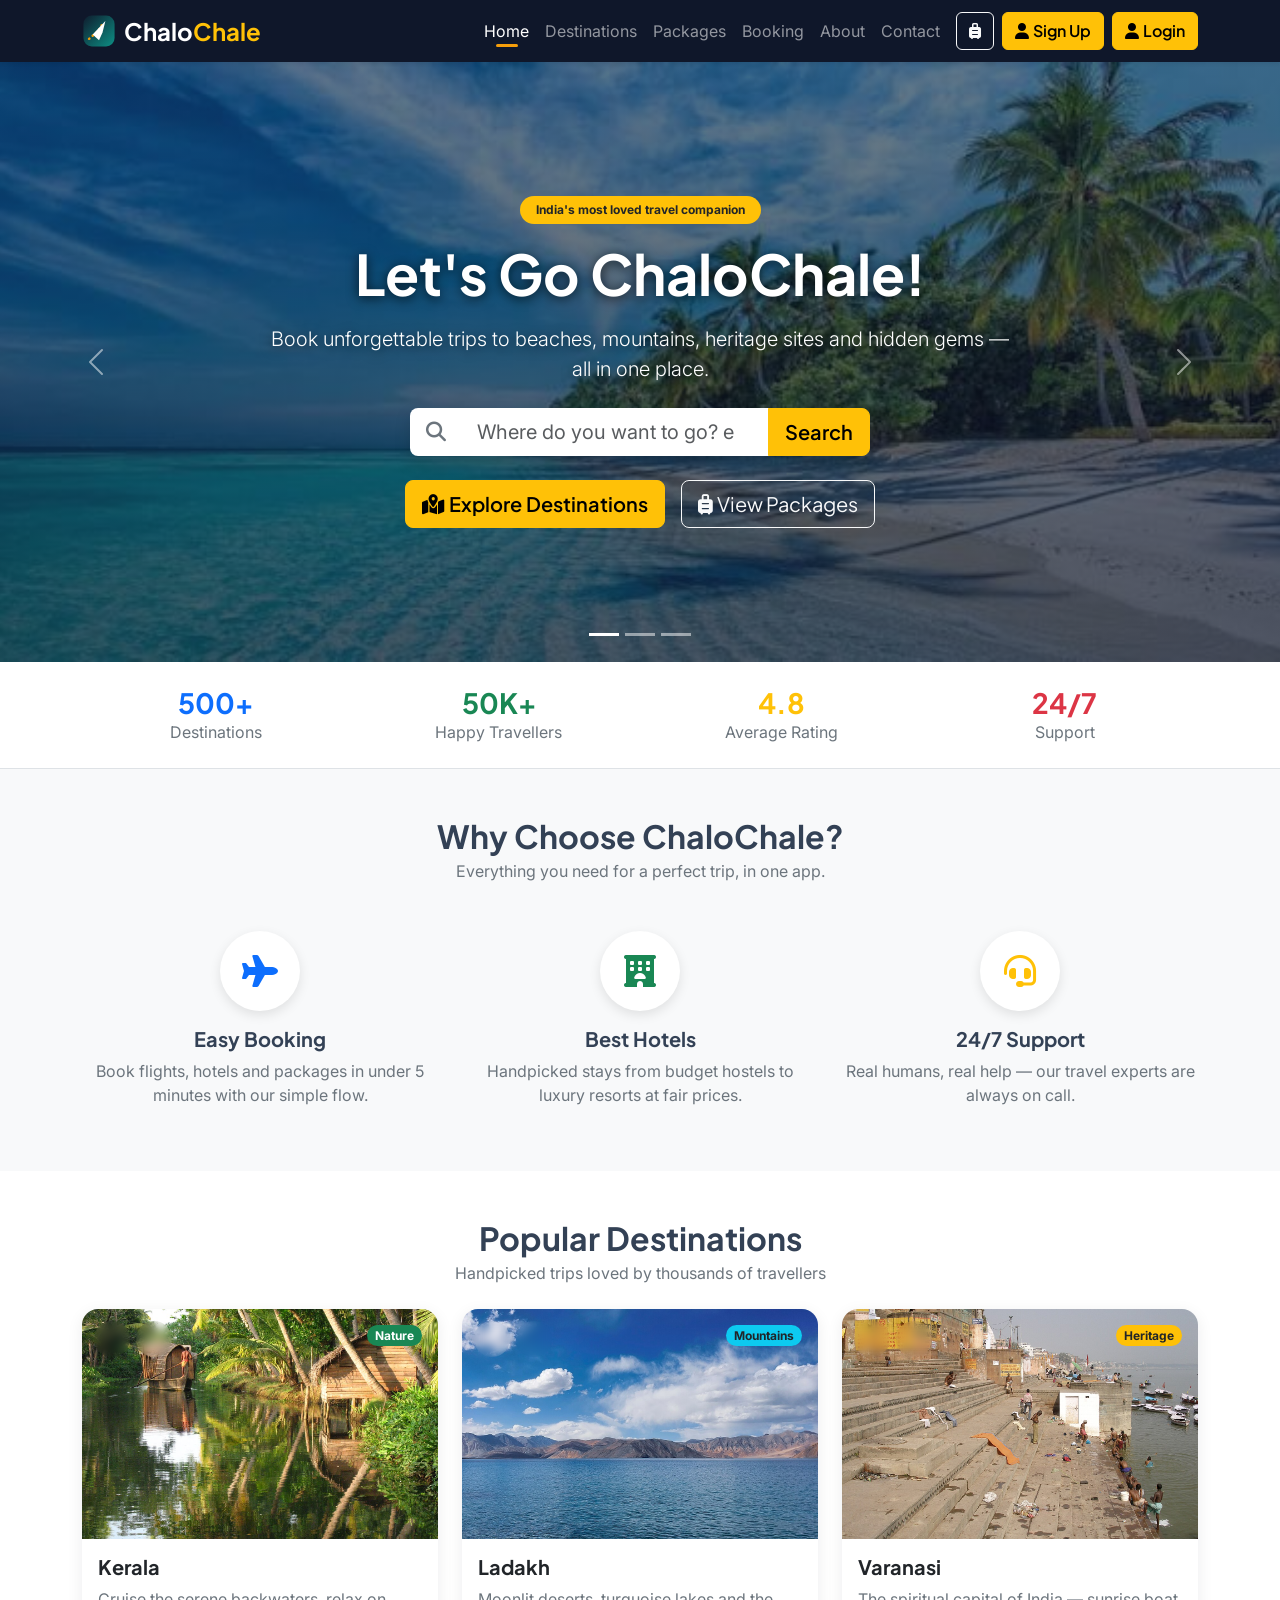
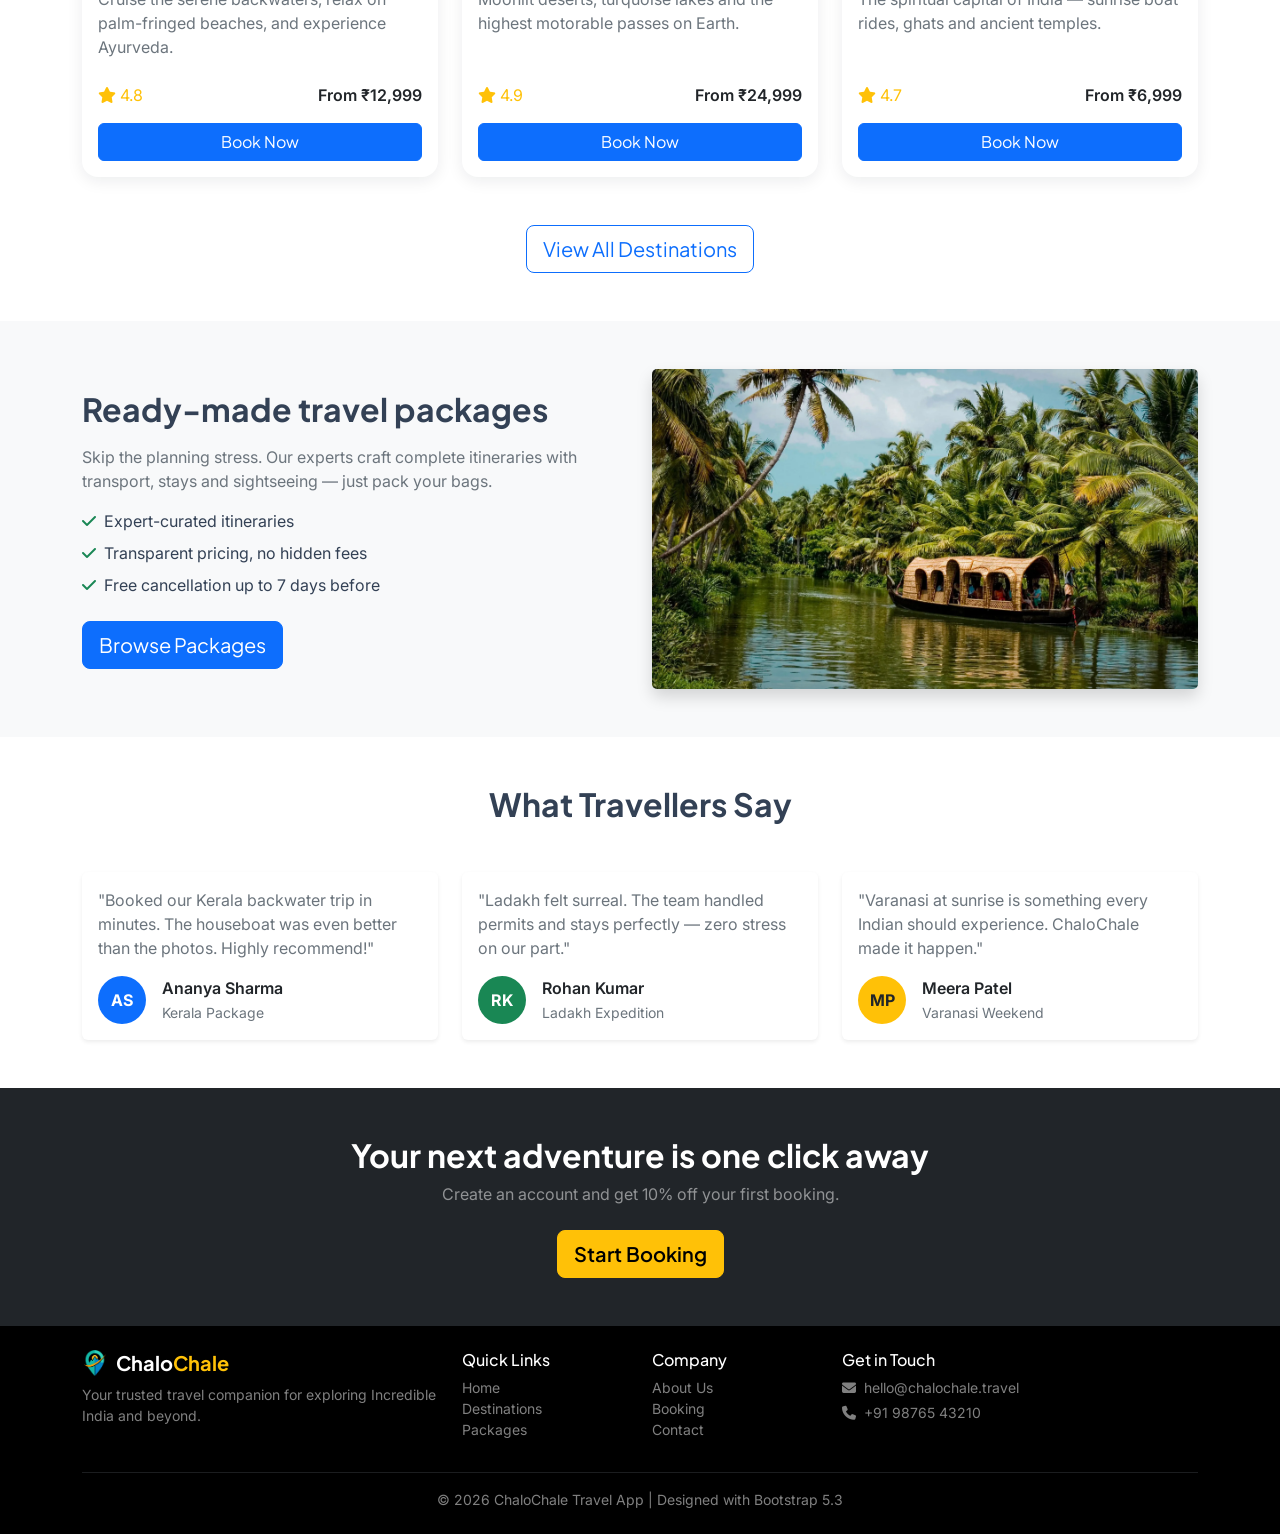
<file: index.html>
<!DOCTYPE html>
<html lang="en">

<head>
  <meta charset="UTF-8">
  <meta name="viewport" content="width=device-width, initial-scale=1.0">
  <title>ChaloChale Travel | Explore Incredible India</title>

  <link rel="preconnect" href="https://fonts.googleapis.com">
  <link rel="preconnect" href="https://fonts.gstatic.com" crossorigin>
  <link href="https://fonts.googleapis.com/css2?family=Inter:wght@400;500;600;700&family=Plus+Jakarta+Sans:wght@600;700;800&display=swap" rel="stylesheet">

  <link href="https://cdn.jsdelivr.net/npm/bootstrap@5.3.3/dist/css/bootstrap.min.css" rel="stylesheet"
    integrity="sha384-QWTKZyjpPEjISv5WaRU9OFeRpok6YctnYmDr5pNlyT2bRjXh0JMhjY6hW+ALEwIH" crossorigin="anonymous">
  <link rel="stylesheet" href="https://cdnjs.cloudflare.com/ajax/libs/font-awesome/6.5.2/css/all.min.css"
    integrity="sha512-SnH5WK+bZxgPHs44uWIX+LLJAJ9/2PkPKZ5QiAj6Ta86w+fsb2TkcmfRyVX3pBnMFcV7oQPJkl9QevSCWr3W6A=="
    crossorigin="anonymous" referrerpolicy="no-referrer">
  <link rel="stylesheet" href="./css/style.css">

  <script src="https://cdn.jsdelivr.net/npm/bootstrap@5.3.3/dist/js/bootstrap.bundle.min.js"
    integrity="sha384-YvpcrYf0tY3lHB60NNkmXc5s9fDVZLESaAA55NDzOxhy9GkcIdslK1eN7N6jIeHz"
    crossorigin="anonymous"></script>
</head>

<body>

  <!-- Navbar -->
  <nav class="navbar navbar-expand-lg navbar-dark bg-dark sticky-top shadow-sm">
    <div class="container">
      <a class="navbar-brand fw-bold fs-4 d-flex align-items-center gap-2" href="index.html">
        <svg width="34" height="34" viewBox="0 0 48 48" fill="none" xmlns="http://www.w3.org/2000/svg" aria-hidden="true">
          <defs>
            <linearGradient id="ccLogoGrad" x1="0" y1="0" x2="48" y2="48" gradientUnits="userSpaceOnUse">
              <stop offset="0" stop-color="#0f172a"/><stop offset="1" stop-color="#0d9488"/>
            </linearGradient>
          </defs>
          <rect x="2" y="2" width="44" height="44" rx="12" fill="url(#ccLogoGrad)"/>
          <path d="M10 35 C 15 30 20 28 24 22 C 27 17 29 14 31 12" stroke="#f59e0b" stroke-width="3.5" stroke-linecap="round" stroke-dasharray="0.5 6" fill="none"/>
          <path d="M33 10 L15 29 L24 37 L29 26 Z" fill="#ffffff"/>
        </svg>
        <span>Chalo<span class="text-warning">Chale</span></span>
      </a>
      <button class="navbar-toggler" type="button" data-bs-toggle="collapse" data-bs-target="#navbarNav"
        aria-controls="navbarNav" aria-expanded="false" aria-label="Toggle navigation">
        <span class="navbar-toggler-icon"></span>
      </button>
      <div class="collapse navbar-collapse" id="navbarNav">
        <ul class="navbar-nav ms-auto align-items-lg-center">
          <li class="nav-item">
            <a class="nav-link active" aria-current="page" href="index.html">Home</a>
          </li>
          <li class="nav-item">
            <a class="nav-link" href="destination.html">Destinations</a>
          </li>
          <li class="nav-item">
            <a class="nav-link" href="packages.html">Packages</a>
          </li>
          <li class="nav-item">
            <a class="nav-link" href="booking.html">Booking</a>
          </li>
          <li class="nav-item">
            <a class="nav-link" href="about.html">About</a>
          </li>
          <li class="nav-item">
            <a class="nav-link" href="contact.html">Contact</a>
          </li>
          <li class="nav-item ms-lg-2 mt-2 mt-lg-0 d-flex align-items-center gap-2">
            <button type="button" class="btn btn-outline-light position-relative" id="myTripsBtn" title="My Trips">
              <i class="fa-solid fa-suitcase-rolling"></i>
              <span class="badge rounded-pill bg-warning text-dark position-absolute badge-pill-count" id="tripsBadge" style="display:none">0</span>
            </button>
            <button type="button" class="btn btn-warning fw-semibold" id="signupBtn">
              <i class="fa-solid fa-user me-1"></i><span id="signupBtnText">Sign Up</span>
            </button>
            <button type="button" class="btn btn-warning fw-semibold" id="loginBtn">
              <i class="fa-solid fa-user me-1"></i><span id="loginBtnText">Login</span>
            </button>
          </li>
        </ul>
      </div>
    </div>
  </nav>

  <!-- Hero + Carousal -->
  <div class="hero-wrap">
    <!-- Carousal -->
    <div id="carouselExampleCaptions" class="carousel slide" data-bs-ride="carousel">
      <div class="carousel-indicators">
        <button type="button" data-bs-target="#carouselExampleCaptions" data-bs-slide-to="0" class="active"
          aria-current="true" aria-label="Slide 1"></button>
        <button type="button" data-bs-target="#carouselExampleCaptions" data-bs-slide-to="1"
          aria-label="Slide 2"></button>
        <button type="button" data-bs-target="#carouselExampleCaptions" data-bs-slide-to="2"
          aria-label="Slide 3"></button>
      </div>
      <div class="carousel-inner">
        <div class="carousel-item active">
          <img height="600px" src="./images/beaches.jpg" class="d-block w-100" alt="Turquoise beach coastline with palm trees">
        </div>
        <div class="carousel-item">
          <img height="600px" src="./images/mountains.jpg" class="d-block w-100" alt="Snow-capped Himalayan mountain range at sunrise">
        </div>
        <div class="carousel-item">
          <img height="600px" src="./images/nature.webp" class="d-block w-100" alt="Lush green forest and backwater landscape">
        </div>
      </div>
      <button class="carousel-control-prev" type="button" data-bs-target="#carouselExampleCaptions"
        data-bs-slide="prev">
        <span class="carousel-control-prev-icon" aria-hidden="true"></span>
        <span class="visually-hidden">Previous</span>
      </button>
      <button class="carousel-control-next" type="button" data-bs-target="#carouselExampleCaptions"
        data-bs-slide="next">
        <span class="carousel-control-next-icon" aria-hidden="true"></span>
        <span class="visually-hidden">Next</span>
      </button>
    </div>

    <!-- Hero overlay -->
    <section class="hero-overlay text-white text-center">
      <div class="container py-5">
        <span class="badge bg-warning text-dark mb-3 px-3 py-2 rounded-pill">India's most loved travel companion</span>
        <h1 class="display-4 fw-bold mb-3">Let's Go ChaloChale!</h1>
        <p class="lead mb-4 col-lg-8 mx-auto">
          Book unforgettable trips to beaches, mountains, heritage sites and hidden gems &mdash;
          all in one place.
        </p>

        <!-- Quick destination search -->
        <form class="row justify-content-center g-2 mb-4" id="heroSearchForm">
          <div class="col-12 col-md-7 col-lg-5">
            <div class="input-group input-group-lg shadow">
              <span class="input-group-text bg-white border-0"><i class="fa-solid fa-magnifying-glass text-secondary"></i></span>
              <input type="search" name="q" class="form-control border-0" placeholder="Where do you want to go? e.g. Goa, Ladakh" aria-label="Search destinations">
              <button class="btn btn-warning fw-semibold" type="submit">Search</button>
            </div>
          </div>
        </form>

        <div class="d-flex flex-wrap justify-content-center gap-3">
          <a href="destination.html" class="btn btn-warning btn-lg fw-semibold">
            <i class="fa-solid fa-map-location-dot me-1"></i>Explore Destinations
          </a>
          <a href="packages.html" class="btn btn-outline-light btn-lg">
            <i class="fa-solid fa-suitcase-rolling me-1"></i>View Packages
          </a>
        </div>
      </div>
    </section>
  </div>

  <!-- Stats -->
  <section class="py-4 bg-white border-bottom">
    <div class="container">
      <div class="row text-center g-3">
        <div class="col-6 col-md-3">
          <h3 class="fw-bold text-primary mb-0">500+</h3>
          <p class="text-secondary mb-0">Destinations</p>
        </div>
        <div class="col-6 col-md-3">
          <h3 class="fw-bold text-success mb-0">50K+</h3>
          <p class="text-secondary mb-0">Happy Travellers</p>
        </div>
        <div class="col-6 col-md-3">
          <h3 class="fw-bold text-warning mb-0">4.8</h3>
          <p class="text-secondary mb-0">Average Rating</p>
        </div>
        <div class="col-6 col-md-3">
          <h3 class="fw-bold text-danger mb-0">24/7</h3>
          <p class="text-secondary mb-0">Support</p>
        </div>
      </div>
    </div>
  </section>

  <!-- Why Choose Us -->
  <section class="py-5 bg-light">
    <div class="container">
      <h2 class="text-center fw-bold mb-1">Why Choose ChaloChale?</h2>
      <p class="text-center text-secondary mb-5">Everything you need for a perfect trip, in one app.</p>

      <div class="row g-4 text-center">
        <div class="col-12 col-md-4">
          <div class="feature-icon mx-auto mb-3">
            <i class="fa-solid fa-plane text-primary"></i>
          </div>
          <h5 class="fw-bold">Easy Booking</h5>
          <p class="text-secondary">Book flights, hotels and packages in under 5 minutes with our simple flow.</p>
        </div>
        <div class="col-12 col-md-4">
          <div class="feature-icon mx-auto mb-3">
            <i class="fa-solid fa-hotel text-success"></i>
          </div>
          <h5 class="fw-bold">Best Hotels</h5>
          <p class="text-secondary">Handpicked stays from budget hostels to luxury resorts at fair prices.</p>
        </div>
        <div class="col-12 col-md-4">
          <div class="feature-icon mx-auto mb-3">
            <i class="fa-solid fa-headset text-warning"></i>
          </div>
          <h5 class="fw-bold">24/7 Support</h5>
          <p class="text-secondary">Real humans, real help — our travel experts are always on call.</p>
        </div>
      </div>
    </div>
  </section>

  <!-- Popular Destinations -->
  <section class="py-5">
    <div class="container">
      <div class="text-center mb-4">
        <h2 class="fw-bold mb-1">Popular Destinations</h2>
        <p class="text-secondary">Handpicked trips loved by thousands of travellers</p>
      </div>

      <div class="row g-4">
        <div class="col-12 col-sm-6 col-lg-4">
          <div class="card destination-card h-100 position-relative">
            <div class="card-actions">
              <button type="button" class="btn btn-light wishlist-btn" data-key="kerala" title="Save to wishlist" aria-pressed="false">
                <i class="fa-regular fa-heart"></i>
              </button>
              <button type="button" class="btn btn-light quick-view-btn" data-trip="kerala" title="View details">
                <i class="fa-solid fa-circle-info"></i>
              </button>
            </div>
            <img src="./images/kerala.jpg" class="card-img-top" alt="Houseboat on Kerala backwaters">
            <span class="badge bg-success rounded-pill position-absolute top-0 end-0 m-3">Nature</span>
            <div class="card-body d-flex flex-column">
              <h5 class="card-title fw-bold">Kerala</h5>
              <p class="card-text text-secondary flex-grow-1">
                Cruise the serene backwaters, relax on palm-fringed beaches, and experience Ayurveda.
              </p>
              <div class="d-flex justify-content-between align-items-center mt-2">
                <span class="text-warning"><i class="fa-solid fa-star"></i> 4.8</span>
                <span class="fw-semibold">From &#8377;12,999</span>
              </div>
              <a href="booking.html?dest=kerala" class="btn btn-primary w-100 mt-3">Book Now</a>
            </div>
          </div>
        </div>

        <div class="col-12 col-sm-6 col-lg-4">
          <div class="card destination-card h-100 position-relative">
            <div class="card-actions">
              <button type="button" class="btn btn-light wishlist-btn" data-key="ladakh" title="Save to wishlist" aria-pressed="false">
                <i class="fa-regular fa-heart"></i>
              </button>
              <button type="button" class="btn btn-light quick-view-btn" data-trip="ladakh" title="View details">
                <i class="fa-solid fa-circle-info"></i>
              </button>
            </div>
            <img src="./images/ladakh.jpg" class="card-img-top" alt="Turquoise Pangong Lake in Ladakh">
            <span class="badge bg-info text-dark rounded-pill position-absolute top-0 end-0 m-3">Mountains</span>
            <div class="card-body d-flex flex-column">
              <h5 class="card-title fw-bold">Ladakh</h5>
              <p class="card-text text-secondary flex-grow-1">
                Moonlit deserts, turquoise lakes and the highest motorable passes on Earth.
              </p>
              <div class="d-flex justify-content-between align-items-center mt-2">
                <span class="text-warning"><i class="fa-solid fa-star"></i> 4.9</span>
                <span class="fw-semibold">From &#8377;24,999</span>
              </div>
              <a href="booking.html?dest=ladakh" class="btn btn-primary w-100 mt-3">Book Now</a>
            </div>
          </div>
        </div>

        <div class="col-12 col-sm-6 col-lg-4">
          <div class="card destination-card h-100 position-relative">
            <div class="card-actions">
              <button type="button" class="btn btn-light wishlist-btn" data-key="varanasi" title="Save to wishlist" aria-pressed="false">
                <i class="fa-regular fa-heart"></i>
              </button>
              <button type="button" class="btn btn-light quick-view-btn" data-trip="varanasi" title="View details">
                <i class="fa-solid fa-circle-info"></i>
              </button>
            </div>
            <img src="./images/varanasi.jpg" class="card-img-top" alt="Ghats along the Ganges river in Varanasi">
            <span class="badge bg-warning text-dark rounded-pill position-absolute top-0 end-0 m-3">Heritage</span>
            <div class="card-body d-flex flex-column">
              <h5 class="card-title fw-bold">Varanasi</h5>
              <p class="card-text text-secondary flex-grow-1">
                The spiritual capital of India — sunrise boat rides, ghats and ancient temples.
              </p>
              <div class="d-flex justify-content-between align-items-center mt-2">
                <span class="text-warning"><i class="fa-solid fa-star"></i> 4.7</span>
                <span class="fw-semibold">From &#8377;6,999</span>
              </div>
              <a href="booking.html?dest=varanasi" class="btn btn-primary w-100 mt-3">Book Now</a>
            </div>
          </div>
        </div>
      </div>

      <div class="text-center mt-5">
        <a href="destination.html" class="btn btn-outline-primary btn-lg">View All Destinations</a>
      </div>
    </div>
  </section>

  <!-- Packages Teaser -->
  <section class="py-5 bg-light">
    <div class="container">
      <div class="row align-items-center g-4">
        <div class="col-lg-6">
          <h2 class="fw-bold mb-3">Ready-made travel packages</h2>
          <p class="text-secondary">
            Skip the planning stress. Our experts craft complete itineraries with transport,
            stays and sightseeing — just pack your bags.
          </p>
          <ul class="list-unstyled">
            <li class="mb-2"><i class="fa-solid fa-check text-success me-2"></i>Expert-curated itineraries</li>
            <li class="mb-2"><i class="fa-solid fa-check text-success me-2"></i>Transparent pricing, no hidden fees</li>
            <li class="mb-2"><i class="fa-solid fa-check text-success me-2"></i>Free cancellation up to 7 days before</li>
          </ul>
          <a href="packages.html" class="btn btn-primary btn-lg mt-2">Browse Packages</a>
        </div>
        <div class="col-lg-6">
          <div class="card border-0 shadow">
            <img src="./images/nature.webp" class="card-img" alt="Scenic nature landscape" style="object-fit: cover; height: 320px;">
          </div>
        </div>
      </div>
    </div>
  </section>

  <!-- Testimonials -->
  <section class="py-5">
    <div class="container">
      <h2 class="text-center fw-bold mb-5">What Travellers Say</h2>
      <div class="row g-4">
        <div class="col-12 col-md-4">
          <div class="card h-100 border-0 shadow-sm">
            <div class="card-body">
              <p class="text-secondary">"Booked our Kerala backwater trip in minutes. The houseboat was even better than the photos. Highly recommend!"</p>
              <div class="d-flex align-items-center mt-3">
                <div class="avatar-circle bg-primary text-white me-3">AS</div>
                <div>
                  <div class="fw-semibold">Ananya Sharma</div>
                  <small class="text-secondary">Kerala Package</small>
                </div>
              </div>
            </div>
          </div>
        </div>
        <div class="col-12 col-md-4">
          <div class="card h-100 border-0 shadow-sm">
            <div class="card-body">
              <p class="text-secondary">"Ladakh felt surreal. The team handled permits and stays perfectly — zero stress on our part."</p>
              <div class="d-flex align-items-center mt-3">
                <div class="avatar-circle bg-success text-white me-3">RK</div>
                <div>
                  <div class="fw-semibold">Rohan Kumar</div>
                  <small class="text-secondary">Ladakh Expedition</small>
                </div>
              </div>
            </div>
          </div>
        </div>
        <div class="col-12 col-md-4">
          <div class="card h-100 border-0 shadow-sm">
            <div class="card-body">
              <p class="text-secondary">"Varanasi at sunrise is something every Indian should experience. ChaloChale made it happen."</p>
              <div class="d-flex align-items-center mt-3">
                <div class="avatar-circle bg-warning text-dark me-3">MP</div>
                <div>
                  <div class="fw-semibold">Meera Patel</div>
                  <small class="text-secondary">Varanasi Weekend</small>
                </div>
              </div>
            </div>
          </div>
        </div>
      </div>
    </div>
  </section>

  <!-- CTA -->
  <section class="py-5 bg-dark text-white text-center">
    <div class="container">
      <h2 class="fw-bold mb-2">Your next adventure is one click away</h2>
      <p class="text-white-50 mb-4">Create an account and get 10% off your first booking.</p>
      <a href="booking.html" class="btn btn-warning btn-lg fw-semibold">Start Booking</a>
    </div>
  </section>

  <!-- Footer -->
  <footer class="bg-black text-white-50">
    <div class="container py-4">
      <div class="row g-4">
        <div class="col-12 col-md-4">
          <h5 class="text-white fw-bold d-flex align-items-center gap-2"><img src="./images/chalochale-icon.png" alt="ChaloChale logo" width="26" height="26" class="logo-img"><span>Chalo<span class="text-warning">Chale</span></span></h5>
          <p class="small">Your trusted travel companion for exploring Incredible India and beyond.</p>
        </div>
        <div class="col-6 col-md-2">
          <h6 class="text-white">Quick Links</h6>
          <ul class="list-unstyled small">
            <li><a href="index.html" class="text-white-50 text-decoration-none">Home</a></li>
            <li><a href="destination.html" class="text-white-50 text-decoration-none">Destinations</a></li>
            <li><a href="packages.html" class="text-white-50 text-decoration-none">Packages</a></li>
          </ul>
        </div>
        <div class="col-6 col-md-2">
          <h6 class="text-white">Company</h6>
          <ul class="list-unstyled small">
            <li><a href="about.html" class="text-white-50 text-decoration-none">About Us</a></li>
            <li><a href="booking.html" class="text-white-50 text-decoration-none">Booking</a></li>
            <li><a href="contact.html" class="text-white-50 text-decoration-none">Contact</a></li>
          </ul>
        </div>
        <div class="col-12 col-md-4">
          <h6 class="text-white">Get in Touch</h6>
          <p class="small mb-1"><i class="fa-solid fa-envelope me-2"></i>hello@chalochale.travel</p>
          <p class="small mb-1"><i class="fa-solid fa-phone me-2"></i>+91 98765 43210</p>
        </div>
      </div>
      <hr class="border-secondary my-3">
      <p class="text-center small mb-0">&copy; 2026 ChaloChale Travel App | Designed with Bootstrap 5.3</p>
    </div>
  </footer>

  <script>
    // Hero quick search -> destination.html?q=
    document.getElementById("heroSearchForm").addEventListener("submit", function (e) {
      e.preventDefault();
      var q = this.q.value.trim();
      window.location.href = "destination.html" + (q ? "?q=" + encodeURIComponent(q) : "");
    });
  </script>
  <script src="./js/script.js"></script>
</body>

</html>
</file>
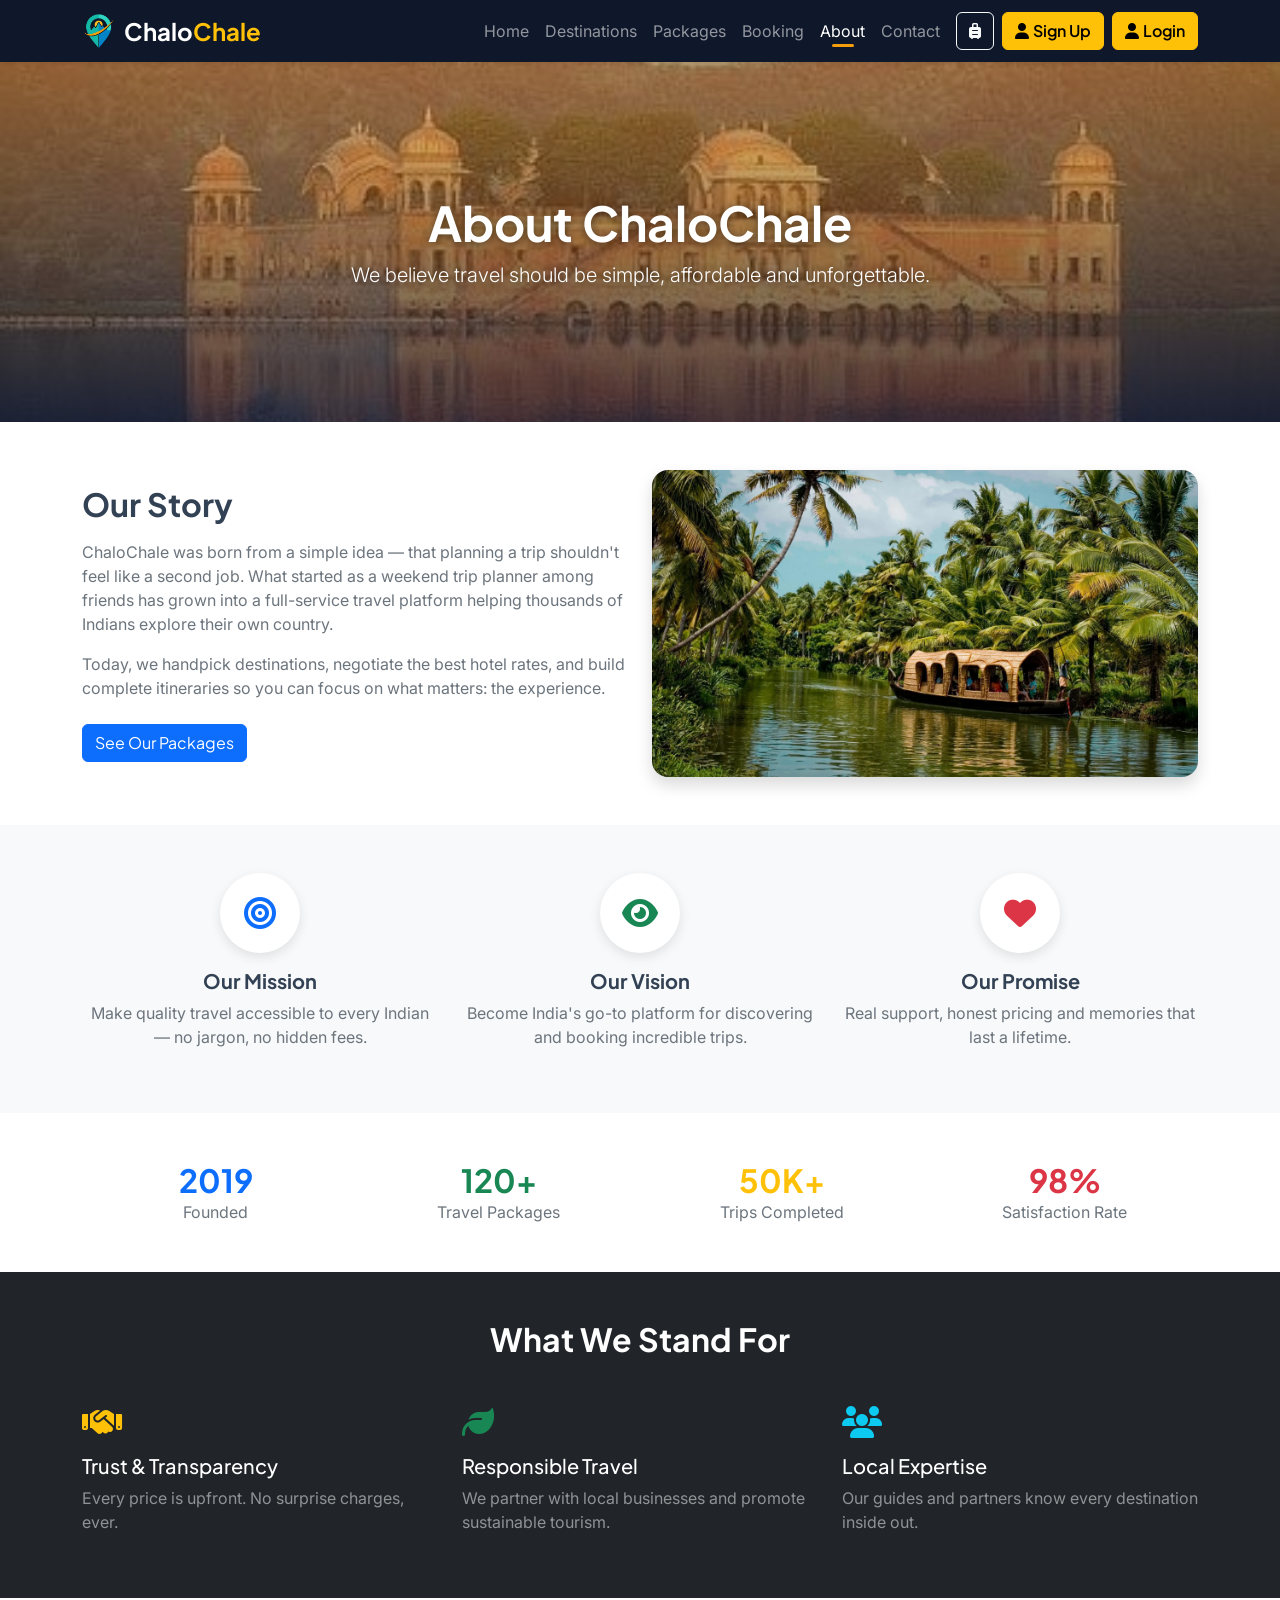
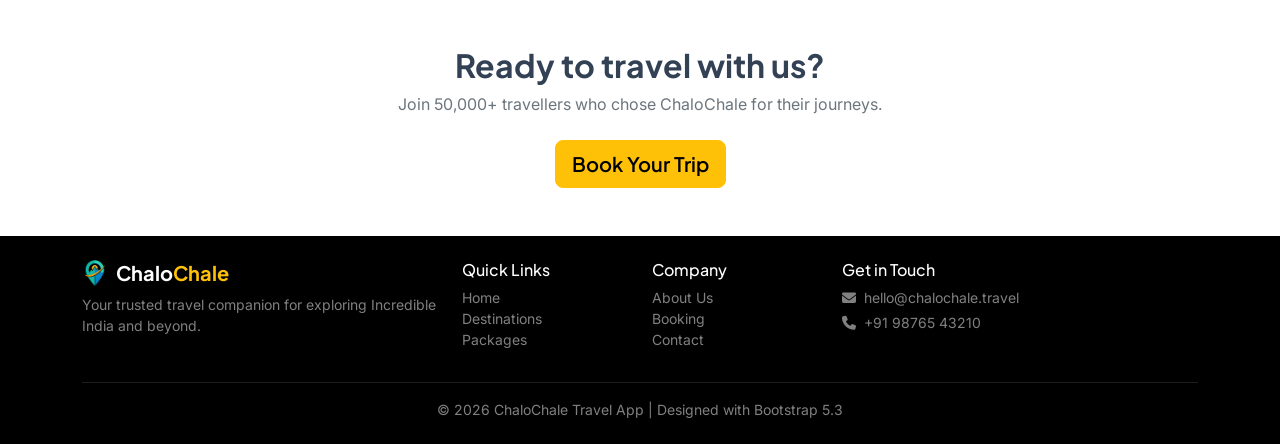
<file: about.html>
<!DOCTYPE html>
<html lang="en">

<head>
  <meta charset="UTF-8">
  <meta name="viewport" content="width=device-width, initial-scale=1.0">
  <title>About Us | ChaloChale Travel</title>

  <link rel="preconnect" href="https://fonts.googleapis.com">
  <link rel="preconnect" href="https://fonts.gstatic.com" crossorigin>
  <link href="https://fonts.googleapis.com/css2?family=Inter:wght@400;500;600;700&family=Plus+Jakarta+Sans:wght@600;700;800&display=swap" rel="stylesheet">

  <link href="https://cdn.jsdelivr.net/npm/bootstrap@5.3.3/dist/css/bootstrap.min.css" rel="stylesheet"
    integrity="sha384-QWTKZyjpPEjISv5WaRU9OFeRpok6YctnYmDr5pNlyT2bRjXh0JMhjY6hW+ALEwIH" crossorigin="anonymous">
  <link rel="stylesheet" href="https://cdnjs.cloudflare.com/ajax/libs/font-awesome/6.5.2/css/all.min.css"
    integrity="sha512-SnH5WK+bZxgPHs44uWIX+LLJAJ9/2PkPKZ5QiAj6Ta86w+fsb2TkcmfRyVX3pBnMFcV7oQPJkl9QevSCWr3W6A=="
    crossorigin="anonymous" referrerpolicy="no-referrer">
  <link rel="stylesheet" href="./css/style.css">

  <script src="https://cdn.jsdelivr.net/npm/bootstrap@5.3.3/dist/js/bootstrap.bundle.min.js"
    integrity="sha384-YvpcrYf0tY3lHB60NNkmXc5s9fDVZLESaAA55NDzOxhy9GkcIdslK1eN7N6jIeHz"
    crossorigin="anonymous"></script>
</head>

<body>

  <!-- Navbar -->
  <nav class="navbar navbar-expand-lg navbar-dark bg-dark sticky-top shadow-sm">
    <div class="container">
      <a class="navbar-brand fw-bold fs-4 d-flex align-items-center gap-2" href="index.html">
        <img src="./images/chalochale-icon.png" alt="ChaloChale logo" width="34" height="34" class="logo-img"><span>Chalo<span class="text-warning">Chale</span></span>
      </a>
      <button class="navbar-toggler" type="button" data-bs-toggle="collapse" data-bs-target="#navbarNav"
        aria-controls="navbarNav" aria-expanded="false" aria-label="Toggle navigation">
        <span class="navbar-toggler-icon"></span>
      </button>
      <div class="collapse navbar-collapse" id="navbarNav">
        <ul class="navbar-nav ms-auto align-items-lg-center">
          <li class="nav-item"><a class="nav-link" href="index.html">Home</a></li>
          <li class="nav-item"><a class="nav-link" href="destination.html">Destinations</a></li>
          <li class="nav-item"><a class="nav-link" href="packages.html">Packages</a></li>
          <li class="nav-item"><a class="nav-link" href="booking.html">Booking</a></li>
          <li class="nav-item"><a class="nav-link active" aria-current="page" href="about.html">About</a></li>
          <li class="nav-item"><a class="nav-link" href="contact.html">Contact</a></li>
          <li class="nav-item ms-lg-2 mt-2 mt-lg-0 d-flex align-items-center gap-2">
            <button type="button" class="btn btn-outline-light position-relative" id="myTripsBtn" title="My Trips">
              <i class="fa-solid fa-suitcase-rolling"></i>
              <span class="badge rounded-pill bg-warning text-dark position-absolute badge-pill-count" id="tripsBadge" style="display:none">0</span>
            </button>
            <button type="button" class="btn btn-warning fw-semibold" id="signupBtn">
              <i class="fa-solid fa-user me-1"></i><span id="signupBtnText">Sign Up</span>
            </button>
            <button type="button" class="btn btn-warning fw-semibold" id="loginBtn">
              <i class="fa-solid fa-user me-1"></i><span id="loginBtnText">Login</span>
            </button>
          </li>
        </ul>
      </div>
    </div>
  </nav>

  <!-- Page Header -->
  <section class="page-header page-header-about text-white text-center">
    <div class="container py-5">
      <h1 class="display-5 fw-bold">About ChaloChale</h1>
      <p class="lead mb-0">We believe travel should be simple, affordable and unforgettable.</p>
    </div>
  </section>

  <!-- Story -->
  <section class="py-5">
    <div class="container">
      <div class="row align-items-center g-4">
        <div class="col-lg-6">
          <h2 class="fw-bold mb-3">Our Story</h2>
          <p class="text-secondary">
            ChaloChale was born from a simple idea — that planning a trip shouldn't feel like a
            second job. What started as a weekend trip planner among friends has grown into a
            full-service travel platform helping thousands of Indians explore their own country.
          </p>
          <p class="text-secondary">
            Today, we handpick destinations, negotiate the best hotel rates, and build complete
            itineraries so you can focus on what matters: the experience.
          </p>
          <a href="packages.html" class="btn btn-primary mt-2">See Our Packages</a>
        </div>
        <div class="col-lg-6">
          <img src="./images/nature.webp" class="img-fluid rounded-4 shadow" alt="Travel memories">
        </div>
      </div>
    </div>
  </section>

  <!-- Mission & Vision -->
  <section class="py-5 bg-light">
    <div class="container">
      <div class="row g-4 text-center">
        <div class="col-12 col-md-4">
          <div class="feature-icon mx-auto mb-3"><i class="fa-solid fa-bullseye text-primary"></i></div>
          <h5 class="fw-bold">Our Mission</h5>
          <p class="text-secondary">Make quality travel accessible to every Indian — no jargon, no hidden fees.</p>
        </div>
        <div class="col-12 col-md-4">
          <div class="feature-icon mx-auto mb-3"><i class="fa-solid fa-eye text-success"></i></div>
          <h5 class="fw-bold">Our Vision</h5>
          <p class="text-secondary">Become India's go-to platform for discovering and booking incredible trips.</p>
        </div>
        <div class="col-12 col-md-4">
          <div class="feature-icon mx-auto mb-3"><i class="fa-solid fa-heart text-danger"></i></div>
          <h5 class="fw-bold">Our Promise</h5>
          <p class="text-secondary">Real support, honest pricing and memories that last a lifetime.</p>
        </div>
      </div>
    </div>
  </section>

  <!-- Stats -->
  <section class="py-5">
    <div class="container">
      <div class="row text-center g-3">
        <div class="col-6 col-md-3">
          <h2 class="fw-bold text-primary mb-0">2019</h2>
          <p class="text-secondary mb-0">Founded</p>
        </div>
        <div class="col-6 col-md-3">
          <h2 class="fw-bold text-success mb-0">120+</h2>
          <p class="text-secondary mb-0">Travel Packages</p>
        </div>
        <div class="col-6 col-md-3">
          <h2 class="fw-bold text-warning mb-0">50K+</h2>
          <p class="text-secondary mb-0">Trips Completed</p>
        </div>
        <div class="col-6 col-md-3">
          <h2 class="fw-bold text-danger mb-0">98%</h2>
          <p class="text-secondary mb-0">Satisfaction Rate</p>
        </div>
      </div>
    </div>
  </section>

  <!-- Values -->
  <section class="py-5 bg-dark text-white">
    <div class="container">
      <h2 class="text-center fw-bold mb-5">What We Stand For</h2>
      <div class="row g-4">
        <div class="col-12 col-md-4">
          <i class="fa-solid fa-handshake fa-2x text-warning mb-3"></i>
          <h5>Trust &amp; Transparency</h5>
          <p class="text-white-50">Every price is upfront. No surprise charges, ever.</p>
        </div>
        <div class="col-12 col-md-4">
          <i class="fa-solid fa-leaf fa-2x text-success mb-3"></i>
          <h5>Responsible Travel</h5>
          <p class="text-white-50">We partner with local businesses and promote sustainable tourism.</p>
        </div>
        <div class="col-12 col-md-4">
          <i class="fa-solid fa-users fa-2x text-info mb-3"></i>
          <h5>Local Expertise</h5>
          <p class="text-white-50">Our guides and partners know every destination inside out.</p>
        </div>
      </div>
    </div>
  </section>

  <!-- CTA -->
  <section class="py-5">
    <div class="container text-center">
      <h2 class="fw-bold mb-2">Ready to travel with us?</h2>
      <p class="text-secondary mb-4">Join 50,000+ travellers who chose ChaloChale for their journeys.</p>
      <a href="booking.html" class="btn btn-warning btn-lg fw-semibold">Book Your Trip</a>
    </div>
  </section>

  <!-- Footer -->
  <footer class="bg-black text-white-50">
    <div class="container py-4">
      <div class="row g-4">
        <div class="col-12 col-md-4">
          <h5 class="text-white fw-bold d-flex align-items-center gap-2"><img src="./images/chalochale-icon.png" alt="ChaloChale logo" width="26" height="26" class="logo-img"><span>Chalo<span class="text-warning">Chale</span></span></h5>
          <p class="small">Your trusted travel companion for exploring Incredible India and beyond.</p>
        </div>
        <div class="col-6 col-md-2">
          <h6 class="text-white">Quick Links</h6>
          <ul class="list-unstyled small">
            <li><a href="index.html" class="text-white-50 text-decoration-none">Home</a></li>
            <li><a href="destination.html" class="text-white-50 text-decoration-none">Destinations</a></li>
            <li><a href="packages.html" class="text-white-50 text-decoration-none">Packages</a></li>
          </ul>
        </div>
        <div class="col-6 col-md-2">
          <h6 class="text-white">Company</h6>
          <ul class="list-unstyled small">
            <li><a href="about.html" class="text-white-50 text-decoration-none">About Us</a></li>
            <li><a href="booking.html" class="text-white-50 text-decoration-none">Booking</a></li>
            <li><a href="contact.html" class="text-white-50 text-decoration-none">Contact</a></li>
          </ul>
        </div>
        <div class="col-12 col-md-4">
          <h6 class="text-white">Get in Touch</h6>
          <p class="small mb-1"><i class="fa-solid fa-envelope me-2"></i>hello@chalochale.travel</p>
          <p class="small mb-1"><i class="fa-solid fa-phone me-2"></i>+91 98765 43210</p>
        </div>
      </div>
      <hr class="border-secondary my-3">
      <p class="text-center small mb-0">&copy; 2026 ChaloChale Travel App | Designed with Bootstrap 5.3</p>
    </div>
  </footer>

  <script src="./js/script.js"></script>
</body>

</html>
</file>
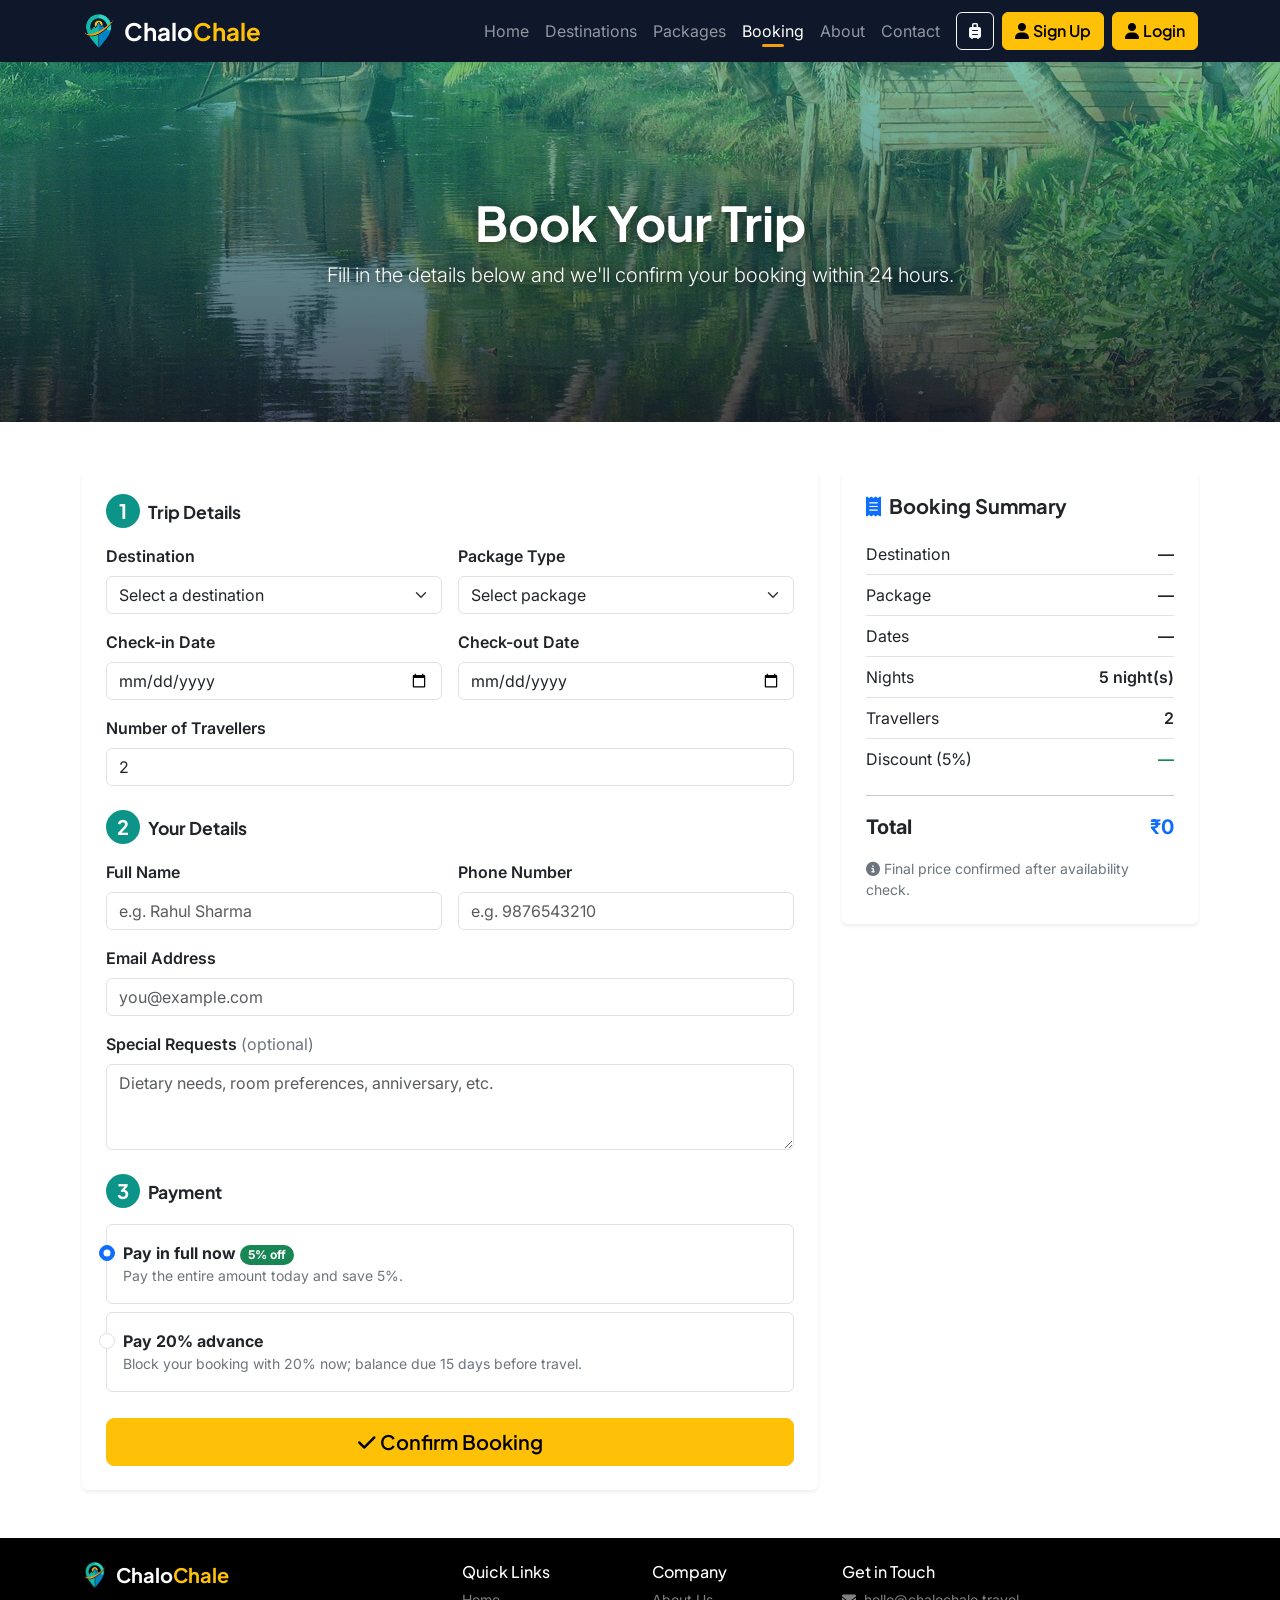
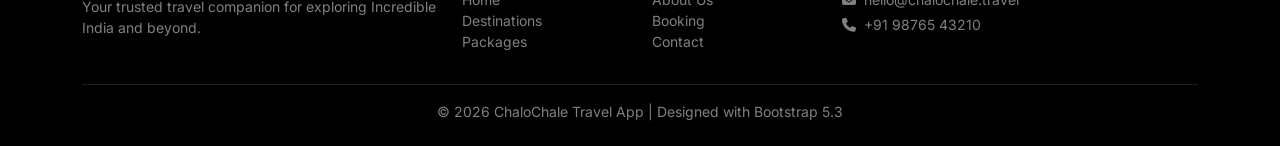
<file: booking.html>
<!DOCTYPE html>
<html lang="en">

<head>
  <meta charset="UTF-8">
  <meta name="viewport" content="width=device-width, initial-scale=1.0">
  <title>Book Your Trip | ChaloChale Travel</title>

  <link rel="preconnect" href="https://fonts.googleapis.com">
  <link rel="preconnect" href="https://fonts.gstatic.com" crossorigin>
  <link href="https://fonts.googleapis.com/css2?family=Inter:wght@400;500;600;700&family=Plus+Jakarta+Sans:wght@600;700;800&display=swap" rel="stylesheet">

  <link href="https://cdn.jsdelivr.net/npm/bootstrap@5.3.3/dist/css/bootstrap.min.css" rel="stylesheet"
    integrity="sha384-QWTKZyjpPEjISv5WaRU9OFeRpok6YctnYmDr5pNlyT2bRjXh0JMhjY6hW+ALEwIH" crossorigin="anonymous">
  <link rel="stylesheet" href="https://cdnjs.cloudflare.com/ajax/libs/font-awesome/6.5.2/css/all.min.css"
    integrity="sha512-SnH5WK+bZxgPHs44uWIX+LLJAJ9/2PkPKZ5QiAj6Ta86w+fsb2TkcmfRyVX3pBnMFcV7oQPJkl9QevSCWr3W6A=="
    crossorigin="anonymous" referrerpolicy="no-referrer">
  <link rel="stylesheet" href="./css/style.css">

  <script src="https://cdn.jsdelivr.net/npm/bootstrap@5.3.3/dist/js/bootstrap.bundle.min.js"
    integrity="sha384-YvpcrYf0tY3lHB60NNkmXc5s9fDVZLESaAA55NDzOxhy9GkcIdslK1eN7N6jIeHz"
    crossorigin="anonymous"></script>
</head>

<body>

  <!-- Navbar -->
  <nav class="navbar navbar-expand-lg navbar-dark bg-dark sticky-top shadow-sm">
    <div class="container">
      <a class="navbar-brand fw-bold fs-4 d-flex align-items-center gap-2" href="index.html">
        <img src="./images/chalochale-icon.png" alt="ChaloChale logo" width="34" height="34" class="logo-img"><span>Chalo<span class="text-warning">Chale</span></span>
      </a>
      <button class="navbar-toggler" type="button" data-bs-toggle="collapse" data-bs-target="#navbarNav"
        aria-controls="navbarNav" aria-expanded="false" aria-label="Toggle navigation">
        <span class="navbar-toggler-icon"></span>
      </button>
      <div class="collapse navbar-collapse" id="navbarNav">
        <ul class="navbar-nav ms-auto align-items-lg-center">
          <li class="nav-item"><a class="nav-link" href="index.html">Home</a></li>
          <li class="nav-item"><a class="nav-link" href="destination.html">Destinations</a></li>
          <li class="nav-item"><a class="nav-link" href="packages.html">Packages</a></li>
          <li class="nav-item"><a class="nav-link active" aria-current="page" href="booking.html">Booking</a></li>
          <li class="nav-item"><a class="nav-link" href="about.html">About</a></li>
          <li class="nav-item"><a class="nav-link" href="contact.html">Contact</a></li>
          <li class="nav-item ms-lg-2 mt-2 mt-lg-0 d-flex align-items-center gap-2">
            <button type="button" class="btn btn-outline-light position-relative" id="myTripsBtn" title="My Trips">
              <i class="fa-solid fa-suitcase-rolling"></i>
              <span class="badge rounded-pill bg-warning text-dark position-absolute badge-pill-count" id="tripsBadge" style="display:none">0</span>
            </button>
            <button type="button" class="btn btn-warning fw-semibold" id="signupBtn">
              <i class="fa-solid fa-user me-1"></i><span id="signupBtnText">Sign Up</span>
            </button>
            <button type="button" class="btn btn-warning fw-semibold" id="loginBtn">
              <i class="fa-solid fa-user me-1"></i><span id="loginBtnText">Login</span>
            </button>
          </li>
        </ul>
      </div>
    </div>
  </nav>

  <!-- Page Header -->
  <section class="page-header page-header-booking text-white text-center">
    <div class="container py-5">
      <h1 class="display-5 fw-bold">Book Your Trip</h1>
      <p class="lead mb-0">Fill in the details below and we'll confirm your booking within 24 hours.</p>
    </div>
  </section>

  <!-- Booking Form -->
  <section class="py-5">
    <div class="container">
      <div class="row g-4">

        <div class="col-lg-8">
          <div class="card shadow-sm border-0">
            <div class="card-body p-4">
              <form id="bookingForm" novalidate class="booking-steps">

                <h5 class="fw-bold mb-3"><span class="step-num">1</span><span class="step-title">Trip Details</span></h5>
                <div class="row g-3 mb-4">
                  <div class="col-md-6">
                    <label for="destination" class="form-label fw-semibold">Destination</label>
                    <select class="form-select" id="destination" required>
                      <option value="" selected disabled>Select a destination</option>
                      <option value="kerala">Kerala Backwaters</option>
                      <option value="ladakh">Ladakh Adventure</option>
                      <option value="goa">Goa Beach Blast</option>
                      <option value="rajasthan">Royal Rajasthan</option>
                      <option value="varanasi">Varanasi Spiritual Weekend</option>
                      <option value="himalayas">Himalayan Escape</option>
                      <option value="agra">Agra &amp; Taj Mahal</option>
                      <option value="beaches">Beach Getaways</option>
                      <option value="hills">Hill Stations</option>
                      <option value="nature">Nature &amp; Wildlife</option>
                      <option value="custom">Custom Trip</option>
                    </select>
                    <div class="invalid-feedback">Please select a destination.</div>
                  </div>
                  <div class="col-md-6">
                    <label for="packageType" class="form-label fw-semibold">Package Type</label>
                    <select class="form-select" id="packageType" required>
                      <option value="" selected disabled>Select package</option>
                      <option value="Budget">Budget</option>
                      <option value="Standard">Standard</option>
                      <option value="Deluxe">Deluxe</option>
                      <option value="Luxury">Luxury</option>
                    </select>
                    <div class="invalid-feedback">Please select a package type.</div>
                  </div>
                  <div class="col-md-6">
                    <label for="checkIn" class="form-label fw-semibold">Check-in Date</label>
                    <input type="date" class="form-control" id="checkIn" required>
                    <div class="invalid-feedback">Please choose a check-in date.</div>
                  </div>
                  <div class="col-md-6">
                    <label for="checkOut" class="form-label fw-semibold">Check-out Date</label>
                    <input type="date" class="form-control" id="checkOut" required>
                    <div class="invalid-feedback">Please choose a check-out date.</div>
                  </div>
                  <div class="col-12">
                    <label for="travelers" class="form-label fw-semibold">Number of Travellers</label>
                    <input type="number" class="form-control" id="travelers" min="1" max="20" value="2" required>
                    <div class="invalid-feedback">Enter between 1 and 20 travellers.</div>
                  </div>
                </div>

                <h5 class="fw-bold mb-3"><span class="step-num">2</span><span class="step-title">Your Details</span></h5>
                <div class="row g-3 mb-4">
                  <div class="col-md-6">
                    <label for="fullName" class="form-label fw-semibold">Full Name</label>
                    <input type="text" class="form-control" id="fullName" placeholder="e.g. Rahul Sharma" required>
                    <div class="invalid-feedback">Please enter your full name.</div>
                  </div>
                  <div class="col-md-6">
                    <label for="phone" class="form-label fw-semibold">Phone Number</label>
                    <input type="tel" class="form-control" id="phone" placeholder="e.g. 9876543210" pattern="[0-9]{10}" required>
                    <div class="invalid-feedback">Enter a valid 10-digit phone number.</div>
                  </div>
                  <div class="col-12">
                    <label for="email" class="form-label fw-semibold">Email Address</label>
                    <input type="email" class="form-control" id="email" placeholder="you@example.com" required>
                    <div class="invalid-feedback">Please enter a valid email address.</div>
                  </div>
                  <div class="col-12">
                    <label for="notes" class="form-label fw-semibold">Special Requests <span class="text-secondary fw-normal">(optional)</span></label>
                    <textarea class="form-control" id="notes" rows="3" placeholder="Dietary needs, room preferences, anniversary, etc."></textarea>
                  </div>
                </div>

                <h5 class="fw-bold mb-3"><span class="step-num">3</span><span class="step-title">Payment</span></h5>
                <div class="row g-3 mb-4">
                  <div class="col-12">
                    <div class="form-check p-3 border rounded mb-2">
                      <input class="form-check-input" type="radio" name="payment" id="payFull" checked>
                      <label class="form-check-label" for="payFull">
                        <strong>Pay in full now</strong> <span class="badge bg-success rounded-pill">5% off</span>
                        <div class="text-secondary small">Pay the entire amount today and save 5%.</div>
                      </label>
                    </div>
                    <div class="form-check p-3 border rounded">
                      <input class="form-check-input" type="radio" name="payment" id="payAdvance">
                      <label class="form-check-label" for="payAdvance">
                        <strong>Pay 20% advance</strong>
                        <div class="text-secondary small">Block your booking with 20% now; balance due 15 days before travel.</div>
                      </label>
                    </div>
                  </div>
                </div>

                <div class="d-grid">
                  <button type="submit" class="btn btn-warning btn-lg fw-semibold">
                    <i class="fa-solid fa-check me-1"></i>Confirm Booking
                  </button>
                </div>
              </form>
            </div>
          </div>
        </div>

        <!-- Summary Sidebar -->
        <div class="col-lg-4">
          <div class="card shadow-sm border-0 sticky-top" style="top: 90px;">
            <div class="card-body p-4">
              <h5 class="fw-bold mb-3"><i class="fa-solid fa-receipt text-primary me-2"></i>Booking Summary</h5>
              <ul class="list-group list-group-flush mb-2" id="summaryList">
                <li class="list-group-item d-flex justify-content-between px-0">
                  <span>Destination</span><span class="fw-semibold" id="sumDestination">—</span>
                </li>
                <li class="list-group-item d-flex justify-content-between px-0">
                  <span>Package</span><span class="fw-semibold" id="sumPackage">—</span>
                </li>
                <li class="list-group-item d-flex justify-content-between px-0">
                  <span>Dates</span><span class="fw-semibold text-end" id="sumDates">—</span>
                </li>
                <li class="list-group-item d-flex justify-content-between px-0">
                  <span>Nights</span><span class="fw-semibold" id="sumNights">—</span>
                </li>
                <li class="list-group-item d-flex justify-content-between px-0">
                  <span>Travellers</span><span class="fw-semibold" id="sumTravelers">—</span>
                </li>
                <li class="list-group-item d-flex justify-content-between px-0">
                  <span>Discount (5%)</span><span class="fw-semibold text-success" id="sumDiscount">—</span>
                </li>
              </ul>
              <hr>
              <div class="d-flex justify-content-between fw-bold fs-5">
                <span>Total</span>
                <span class="text-primary" id="sumTotal">&#8377;0</span>
              </div>
              <div class="d-flex justify-content-between mt-2 d-none" id="advanceRow">
                <span class="text-secondary">Payable Now (20%)</span>
                <span class="fw-semibold" id="sumPayable">—</span>
              </div>
              <div class="d-flex justify-content-between d-none" id="balanceRow">
                <span class="text-secondary">Remaining Balance</span>
                <span class="fw-semibold" id="sumRemaining">—</span>
              </div>
              <p class="small text-secondary mt-3 mb-0">
                <i class="fa-solid fa-circle-info me-1"></i>Final price confirmed after availability check.
              </p>
            </div>
          </div>
        </div>

      </div>
    </div>
  </section>

  <!-- Footer -->
  <footer class="bg-black text-white-50">
    <div class="container py-4">
      <div class="row g-4">
        <div class="col-12 col-md-4">
          <h5 class="text-white fw-bold d-flex align-items-center gap-2"><img src="./images/chalochale-icon.png" alt="ChaloChale logo" width="26" height="26" class="logo-img"><span>Chalo<span class="text-warning">Chale</span></span></h5>
          <p class="small">Your trusted travel companion for exploring Incredible India and beyond.</p>
        </div>
        <div class="col-6 col-md-2">
          <h6 class="text-white">Quick Links</h6>
          <ul class="list-unstyled small">
            <li><a href="index.html" class="text-white-50 text-decoration-none">Home</a></li>
            <li><a href="destination.html" class="text-white-50 text-decoration-none">Destinations</a></li>
            <li><a href="packages.html" class="text-white-50 text-decoration-none">Packages</a></li>
          </ul>
        </div>
        <div class="col-6 col-md-2">
          <h6 class="text-white">Company</h6>
          <ul class="list-unstyled small">
            <li><a href="about.html" class="text-white-50 text-decoration-none">About Us</a></li>
            <li><a href="booking.html" class="text-white-50 text-decoration-none">Booking</a></li>
            <li><a href="contact.html" class="text-white-50 text-decoration-none">Contact</a></li>
          </ul>
        </div>
        <div class="col-12 col-md-4">
          <h6 class="text-white">Get in Touch</h6>
          <p class="small mb-1"><i class="fa-solid fa-envelope me-2"></i>hello@chalochale.travel</p>
          <p class="small mb-1"><i class="fa-solid fa-phone me-2"></i>+91 98765 43210</p>
        </div>
      </div>
      <hr class="border-secondary my-3">
      <p class="text-center small mb-0">&copy; 2026 ChaloChale Travel App | Designed with Bootstrap 5.3</p>
    </div>
  </footer>

  <!-- Success Modal -->
  <div class="modal fade" id="bookingSuccessModal" tabindex="-1" aria-hidden="true">
    <div class="modal-dialog modal-dialog-centered">
      <div class="modal-content">
        <div class="modal-body text-center p-5">
          <i class="fa-solid fa-circle-check text-success fa-4x mb-3"></i>
          <h4 class="fw-bold">Booking Request Received!</h4>
          <p class="text-secondary">Thank you! Our team will confirm your booking and send details to your email within 24 hours.</p>
          <div id="bookingModalDetails"></div>
          <button type="button" class="btn btn-primary" data-bs-dismiss="modal">Done</button>
        </div>
      </div>
    </div>
  </div>

  <script src="./js/script.js"></script>
</body>

</html>
</file>
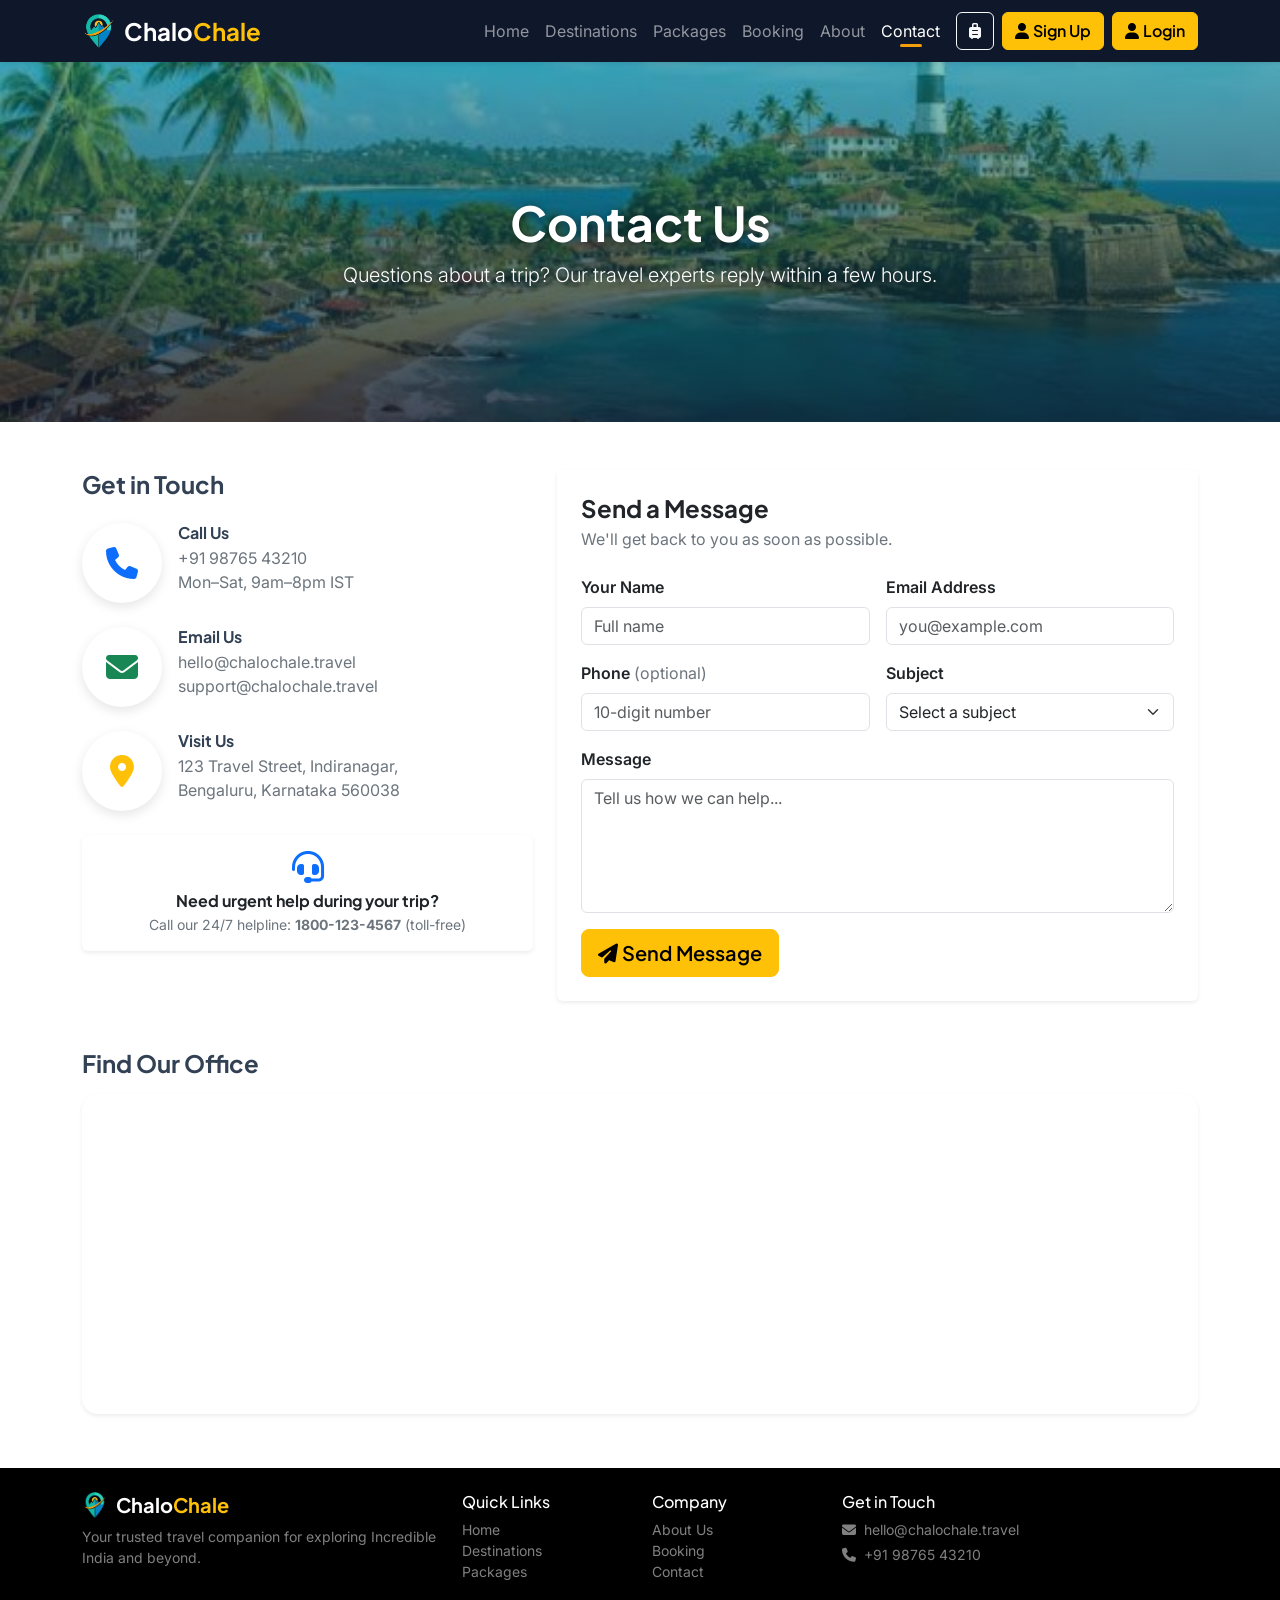
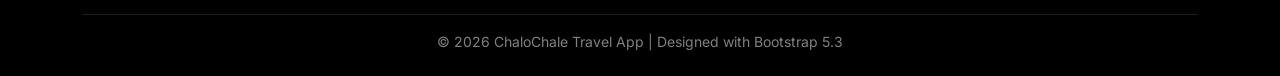
<file: contact.html>
<!DOCTYPE html>
<html lang="en">

<head>
  <meta charset="UTF-8">
  <meta name="viewport" content="width=device-width, initial-scale=1.0">
  <title>Contact Us | ChaloChale Travel</title>

  <link rel="preconnect" href="https://fonts.googleapis.com">
  <link rel="preconnect" href="https://fonts.gstatic.com" crossorigin>
  <link href="https://fonts.googleapis.com/css2?family=Inter:wght@400;500;600;700&family=Plus+Jakarta+Sans:wght@600;700;800&display=swap" rel="stylesheet">

  <link href="https://cdn.jsdelivr.net/npm/bootstrap@5.3.3/dist/css/bootstrap.min.css" rel="stylesheet"
    integrity="sha384-QWTKZyjpPEjISv5WaRU9OFeRpok6YctnYmDr5pNlyT2bRjXh0JMhjY6hW+ALEwIH" crossorigin="anonymous">
  <link rel="stylesheet" href="https://cdnjs.cloudflare.com/ajax/libs/font-awesome/6.5.2/css/all.min.css"
    integrity="sha512-SnH5WK+bZxgPHs44uWIX+LLJAJ9/2PkPKZ5QiAj6Ta86w+fsb2TkcmfRyVX3pBnMFcV7oQPJkl9QevSCWr3W6A=="
    crossorigin="anonymous" referrerpolicy="no-referrer">
  <link rel="stylesheet" href="./css/style.css">

  <script src="https://cdn.jsdelivr.net/npm/bootstrap@5.3.3/dist/js/bootstrap.bundle.min.js"
    integrity="sha384-YvpcrYf0tY3lHB60NNkmXc5s9fDVZLESaAA55NDzOxhy9GkcIdslK1eN7N6jIeHz"
    crossorigin="anonymous"></script>
</head>

<body>

  <!-- Navbar -->
  <nav class="navbar navbar-expand-lg navbar-dark bg-dark sticky-top shadow-sm">
    <div class="container">
      <a class="navbar-brand fw-bold fs-4 d-flex align-items-center gap-2" href="index.html">
        <img src="./images/chalochale-icon.png" alt="ChaloChale logo" width="34" height="34" class="logo-img"><span>Chalo<span class="text-warning">Chale</span></span>
      </a>
      <button class="navbar-toggler" type="button" data-bs-toggle="collapse" data-bs-target="#navbarNav"
        aria-controls="navbarNav" aria-expanded="false" aria-label="Toggle navigation">
        <span class="navbar-toggler-icon"></span>
      </button>
      <div class="collapse navbar-collapse" id="navbarNav">
        <ul class="navbar-nav ms-auto align-items-lg-center">
          <li class="nav-item"><a class="nav-link" href="index.html">Home</a></li>
          <li class="nav-item"><a class="nav-link" href="destination.html">Destinations</a></li>
          <li class="nav-item"><a class="nav-link" href="packages.html">Packages</a></li>
          <li class="nav-item"><a class="nav-link" href="booking.html">Booking</a></li>
          <li class="nav-item"><a class="nav-link" href="about.html">About</a></li>
          <li class="nav-item"><a class="nav-link active" aria-current="page" href="contact.html">Contact</a></li>
          <li class="nav-item ms-lg-2 mt-2 mt-lg-0 d-flex align-items-center gap-2">
            <button type="button" class="btn btn-outline-light position-relative" id="myTripsBtn" title="My Trips">
              <i class="fa-solid fa-suitcase-rolling"></i>
              <span class="badge rounded-pill bg-warning text-dark position-absolute badge-pill-count" id="tripsBadge" style="display:none">0</span>
            </button>
            <button type="button" class="btn btn-warning fw-semibold" id="signupBtn">
              <i class="fa-solid fa-user me-1"></i><span id="signupBtnText">Sign Up</span>
            </button>
            <button type="button" class="btn btn-warning fw-semibold" id="loginBtn">
              <i class="fa-solid fa-user me-1"></i><span id="loginBtnText">Login</span>
            </button>
          </li>
        </ul>
      </div>
    </div>
  </nav>

  <!-- Page Header -->
  <section class="page-header page-header-contact text-white text-center">
    <div class="container py-5">
      <h1 class="display-5 fw-bold">Contact Us</h1>
      <p class="lead mb-0">Questions about a trip? Our travel experts reply within a few hours.</p>
    </div>
  </section>

  <!-- Contact Section -->
  <section class="py-5">
    <div class="container">
      <div class="row g-4">

        <!-- Info Cards -->
        <div class="col-12 col-lg-5">
          <h4 class="fw-bold mb-4">Get in Touch</h4>
          <div class="d-flex gap-3 mb-4">
            <div class="feature-icon flex-shrink-0"><i class="fa-solid fa-phone text-primary"></i></div>
            <div>
              <h6 class="fw-bold mb-1">Call Us</h6>
              <p class="text-secondary mb-0">+91 98765 43210<br>Mon–Sat, 9am–8pm IST</p>
            </div>
          </div>
          <div class="d-flex gap-3 mb-4">
            <div class="feature-icon flex-shrink-0"><i class="fa-solid fa-envelope text-success"></i></div>
            <div>
              <h6 class="fw-bold mb-1">Email Us</h6>
              <p class="text-secondary mb-0">hello@chalochale.travel<br>support@chalochale.travel</p>
            </div>
          </div>
          <div class="d-flex gap-3 mb-4">
            <div class="feature-icon flex-shrink-0"><i class="fa-solid fa-location-dot text-warning"></i></div>
            <div>
              <h6 class="fw-bold mb-1">Visit Us</h6>
              <p class="text-secondary mb-0">123 Travel Street, Indiranagar,<br>Bengaluru, Karnataka 560038</p>
            </div>
          </div>
          <div class="card border-0 shadow-sm mt-4">
            <div class="card-body text-center">
              <i class="fa-solid fa-headset fa-2x text-primary mb-2"></i>
              <h6 class="fw-bold mb-1">Need urgent help during your trip?</h6>
              <p class="small text-secondary mb-0">Call our 24/7 helpline: <strong>1800-123-4567</strong> (toll-free)</p>
            </div>
          </div>
        </div>

        <!-- Contact Form -->
        <div class="col-12 col-lg-7">
          <div class="card shadow-sm border-0">
            <div class="card-body p-4">
              <h4 class="fw-bold mb-1">Send a Message</h4>
              <p class="text-secondary mb-4">We'll get back to you as soon as possible.</p>

              <form id="contactForm" novalidate>
                <div class="row g-3">
                  <div class="col-md-6">
                    <label for="cName" class="form-label fw-semibold">Your Name</label>
                    <input type="text" class="form-control" id="cName" placeholder="Full name" required>
                    <div class="invalid-feedback">Please enter your name.</div>
                  </div>
                  <div class="col-md-6">
                    <label for="cEmail" class="form-label fw-semibold">Email Address</label>
                    <input type="email" class="form-control" id="cEmail" placeholder="you@example.com" required>
                    <div class="invalid-feedback">Please enter a valid email.</div>
                  </div>
                  <div class="col-md-6">
                    <label for="cPhone" class="form-label fw-semibold">Phone <span class="text-secondary fw-normal">(optional)</span></label>
                    <input type="tel" class="form-control" id="cPhone" placeholder="10-digit number" pattern="[0-9]{10}">
                    <div class="invalid-feedback">Enter a valid 10-digit number.</div>
                  </div>
                  <div class="col-md-6">
                    <label for="cSubject" class="form-label fw-semibold">Subject</label>
                    <select class="form-select" id="cSubject" required>
                      <option value="" selected disabled>Select a subject</option>
                      <option>Booking enquiry</option>
                      <option>Package customisation</option>
                      <option>Cancellation / refund</option>
                      <option>Partnership</option>
                      <option>Other</option>
                    </select>
                    <div class="invalid-feedback">Please select a subject.</div>
                  </div>
                  <div class="col-12">
                    <label for="cMessage" class="form-label fw-semibold">Message</label>
                    <textarea class="form-control" id="cMessage" rows="5"
                      placeholder="Tell us how we can help..." required></textarea>
                    <div class="invalid-feedback">Please write a message.</div>
                  </div>
                  <div class="col-12">
                    <button type="submit" class="btn btn-warning btn-lg fw-semibold">
                      <i class="fa-solid fa-paper-plane me-1"></i>Send Message
                    </button>
                  </div>
                </div>
              </form>
            </div>
          </div>
        </div>

      </div>
    </div>
  </section>

  <!-- Map -->
  <section class="pb-5">
    <div class="container">
      <h4 class="fw-bold mb-3">Find Our Office</h4>
      <iframe class="map-embed shadow-sm" src="https://www.google.com/maps?q=Indiranagar,+Bengaluru,+Karnataka&output=embed"
        loading="lazy" referrerpolicy="no-referrer-when-downgrade"
        title="ChaloChale office location - Indiranagar, Bengaluru" allowfullscreen></iframe>
    </div>
  </section>

  <!-- Footer -->
  <footer class="bg-black text-white-50">
    <div class="container py-4">
      <div class="row g-4">
        <div class="col-12 col-md-4">
          <h5 class="text-white fw-bold d-flex align-items-center gap-2"><img src="./images/chalochale-icon.png" alt="ChaloChale logo" width="26" height="26" class="logo-img"><span>Chalo<span class="text-warning">Chale</span></span></h5>
          <p class="small">Your trusted travel companion for exploring Incredible India and beyond.</p>
        </div>
        <div class="col-6 col-md-2">
          <h6 class="text-white">Quick Links</h6>
          <ul class="list-unstyled small">
            <li><a href="index.html" class="text-white-50 text-decoration-none">Home</a></li>
            <li><a href="destination.html" class="text-white-50 text-decoration-none">Destinations</a></li>
            <li><a href="packages.html" class="text-white-50 text-decoration-none">Packages</a></li>
          </ul>
        </div>
        <div class="col-6 col-md-2">
          <h6 class="text-white">Company</h6>
          <ul class="list-unstyled small">
            <li><a href="about.html" class="text-white-50 text-decoration-none">About Us</a></li>
            <li><a href="booking.html" class="text-white-50 text-decoration-none">Booking</a></li>
            <li><a href="contact.html" class="text-white-50 text-decoration-none">Contact</a></li>
          </ul>
        </div>
        <div class="col-12 col-md-4">
          <h6 class="text-white">Get in Touch</h6>
          <p class="small mb-1"><i class="fa-solid fa-envelope me-2"></i>hello@chalochale.travel</p>
          <p class="small mb-1"><i class="fa-solid fa-phone me-2"></i>+91 98765 43210</p>
        </div>
      </div>
      <hr class="border-secondary my-3">
      <p class="text-center small mb-0">&copy; 2026 ChaloChale Travel App | Designed with Bootstrap 5.3</p>
    </div>
  </footer>

  <!-- Success Alert -->
  <div class="modal fade" id="contactSuccessModal" tabindex="-1" aria-hidden="true">
    <div class="modal-dialog modal-dialog-centered">
      <div class="modal-content">
        <div class="modal-body text-center p-5">
          <i class="fa-solid fa-circle-check text-success fa-4x mb-3"></i>
          <h4 class="fw-bold">Message Sent!</h4>
          <p class="text-secondary">Thanks for reaching out. We'll reply to your email shortly.</p>
          <button type="button" class="btn btn-primary" data-bs-dismiss="modal">Done</button>
        </div>
      </div>
    </div>
  </div>

  <script src="./js/script.js"></script>
</body>

</html>
</file>
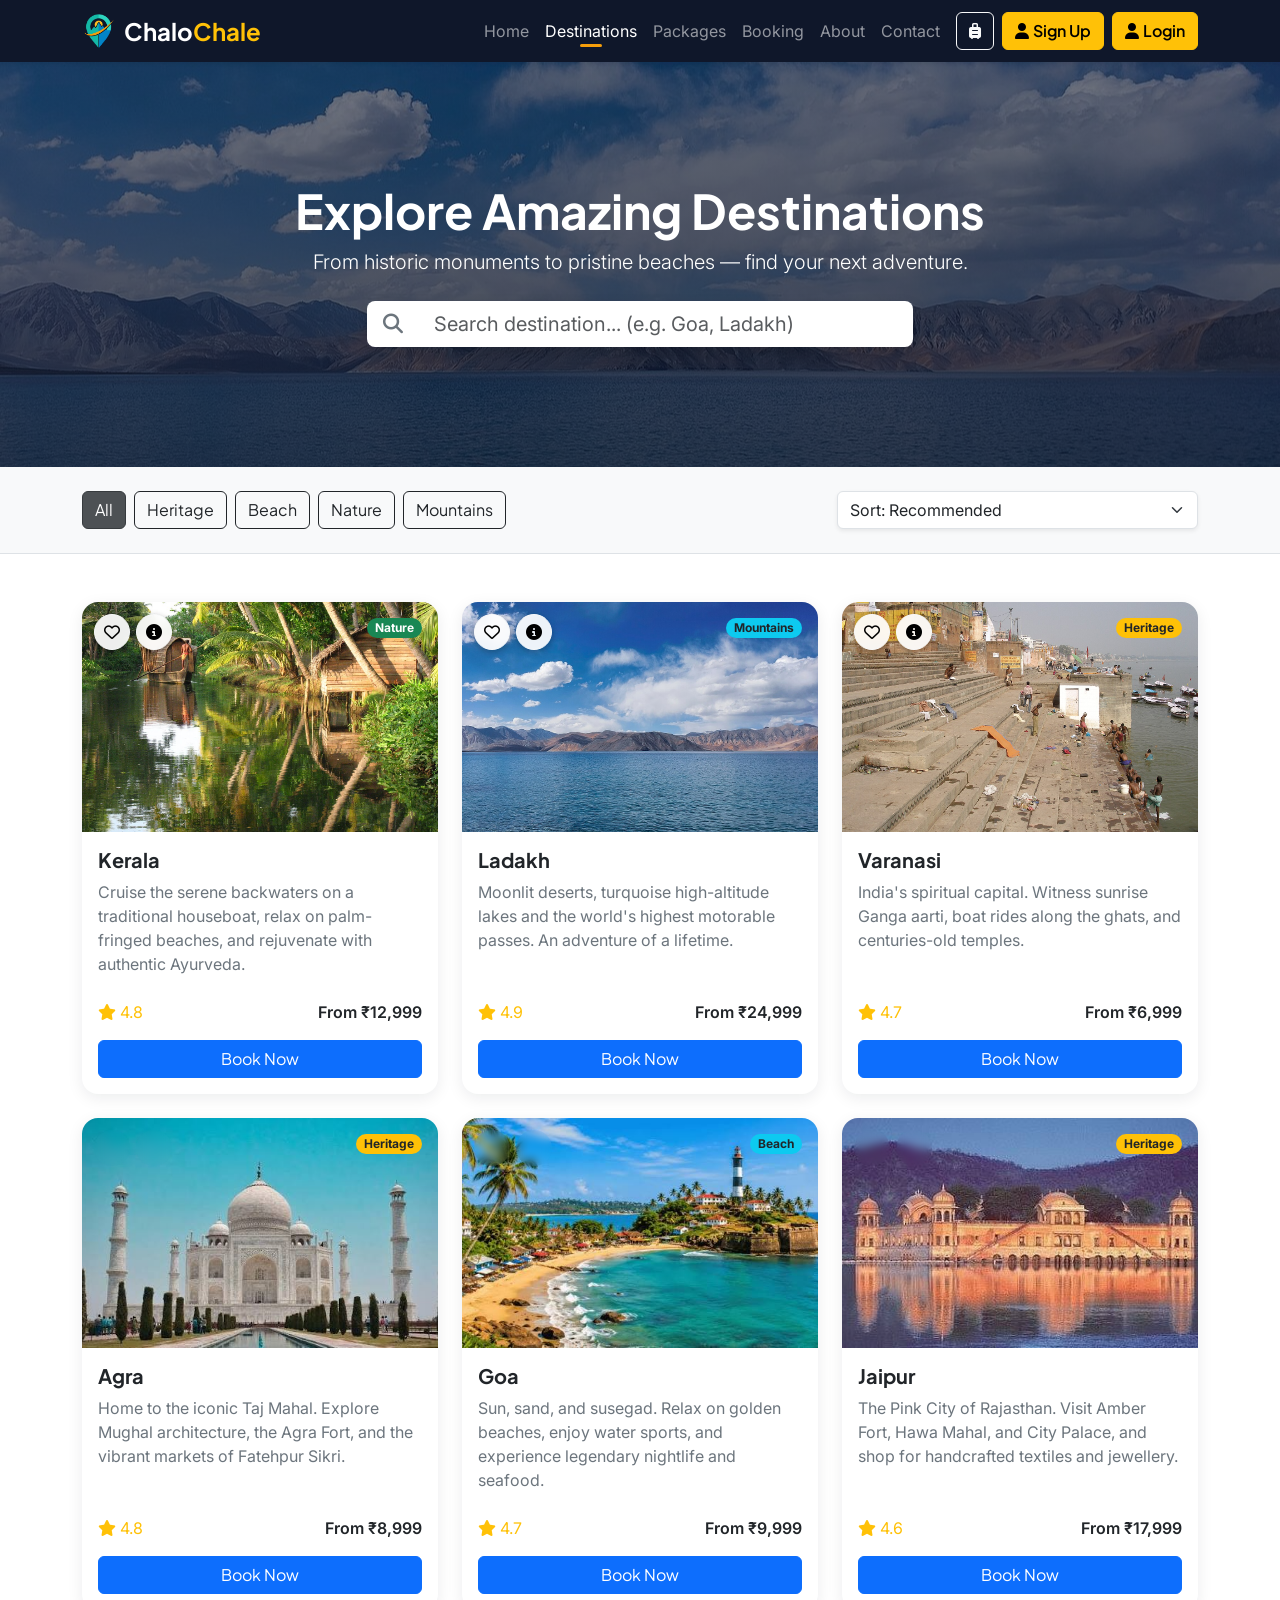
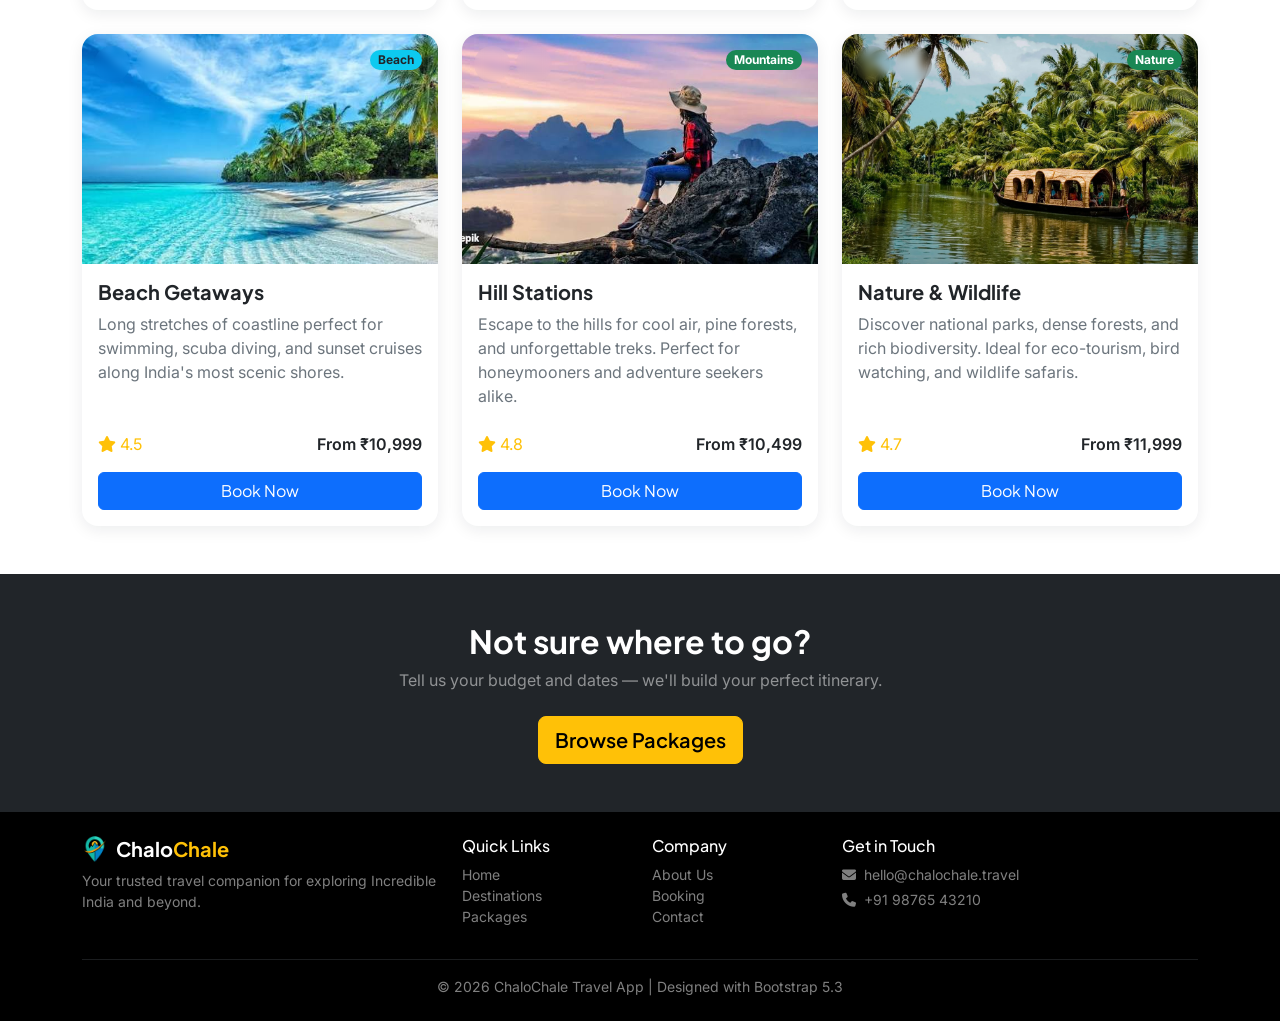
<file: destination.html>
<!DOCTYPE html>
<html lang="en">

<head>
  <meta charset="UTF-8">
  <meta name="viewport" content="width=device-width, initial-scale=1.0">
  <title>Destinations | ChaloChale Travel</title>

  <link rel="preconnect" href="https://fonts.googleapis.com">
  <link rel="preconnect" href="https://fonts.gstatic.com" crossorigin>
  <link href="https://fonts.googleapis.com/css2?family=Inter:wght@400;500;600;700&family=Plus+Jakarta+Sans:wght@600;700;800&display=swap" rel="stylesheet">

  <link href="https://cdn.jsdelivr.net/npm/bootstrap@5.3.3/dist/css/bootstrap.min.css" rel="stylesheet"
    integrity="sha384-QWTKZyjpPEjISv5WaRU9OFeRpok6YctnYmDr5pNlyT2bRjXh0JMhjY6hW+ALEwIH" crossorigin="anonymous">
  <link rel="stylesheet" href="https://cdnjs.cloudflare.com/ajax/libs/font-awesome/6.5.2/css/all.min.css"
    integrity="sha512-SnH5WK+bZxgPHs44uWIX+LLJAJ9/2PkPKZ5QiAj6Ta86w+fsb2TkcmfRyVX3pBnMFcV7oQPJkl9QevSCWr3W6A=="
    crossorigin="anonymous" referrerpolicy="no-referrer">
  <link rel="stylesheet" href="./css/style.css">

  <script src="https://cdn.jsdelivr.net/npm/bootstrap@5.3.3/dist/js/bootstrap.bundle.min.js"
    integrity="sha384-YvpcrYf0tY3lHB60NNkmXc5s9fDVZLESaAA55NDzOxhy9GkcIdslK1eN7N6jIeHz"
    crossorigin="anonymous"></script>
</head>

<body>

  <!-- Navbar -->
  <nav class="navbar navbar-expand-lg navbar-dark bg-dark sticky-top shadow-sm">
    <div class="container">
      <a class="navbar-brand fw-bold fs-4 d-flex align-items-center gap-2" href="index.html">
        <img src="./images/chalochale-icon.png" alt="ChaloChale logo" width="34" height="34" class="logo-img"><span>Chalo<span class="text-warning">Chale</span></span>
      </a>
      <button class="navbar-toggler" type="button" data-bs-toggle="collapse" data-bs-target="#navbarNav"
        aria-controls="navbarNav" aria-expanded="false" aria-label="Toggle navigation">
        <span class="navbar-toggler-icon"></span>
      </button>
      <div class="collapse navbar-collapse" id="navbarNav">
        <ul class="navbar-nav ms-auto align-items-lg-center">
          <li class="nav-item">
            <a class="nav-link" href="index.html">Home</a>
          </li>
          <li class="nav-item">
            <a class="nav-link active" aria-current="page" href="destination.html">Destinations</a>
          </li>
          <li class="nav-item">
            <a class="nav-link" href="packages.html">Packages</a>
          </li>
          <li class="nav-item">
            <a class="nav-link" href="booking.html">Booking</a>
          </li>
          <li class="nav-item">
            <a class="nav-link" href="about.html">About</a>
          </li>
          <li class="nav-item">
            <a class="nav-link" href="contact.html">Contact</a>
          </li>
          <li class="nav-item ms-lg-2 mt-2 mt-lg-0 d-flex align-items-center gap-2">
            <button type="button" class="btn btn-outline-light position-relative" id="myTripsBtn" title="My Trips">
              <i class="fa-solid fa-suitcase-rolling"></i>
              <span class="badge rounded-pill bg-warning text-dark position-absolute badge-pill-count" id="tripsBadge" style="display:none">0</span>
            </button>
            <button type="button" class="btn btn-warning fw-semibold" id="signupBtn">
              <i class="fa-solid fa-user me-1"></i><span id="signupBtnText">Sign Up</span>
            </button>
            <button type="button" class="btn btn-warning fw-semibold" id="loginBtn">
              <i class="fa-solid fa-user me-1"></i><span id="loginBtnText">Login</span>
            </button>
          </li>
        </ul>
      </div>
    </div>
  </nav>

  <!-- Hero -->
  <section class="destination-hero text-white text-center">
    <div class="container py-5">
      <h1 class="display-5 fw-bold">Explore Amazing Destinations</h1>
      <p class="lead mb-4">From historic monuments to pristine beaches &mdash; find your next adventure.</p>
      <div class="row justify-content-center">
        <div class="col-md-8 col-lg-6">
          <div class="input-group input-group-lg shadow">
            <span class="input-group-text bg-white border-0"><i class="fa-solid fa-magnifying-glass text-secondary"></i></span>
            <input type="search" id="searchInput" class="form-control border-0" placeholder="Search destination... (e.g. Goa, Ladakh)">
          </div>
        </div>
      </div>
    </div>
  </section>

  <!-- Filter + Sort -->
  <section class="py-4 bg-light border-bottom">
    <div class="container">
      <div class="row g-3 align-items-center">
        <div class="col-12 col-lg-8">
          <div class="d-flex flex-wrap gap-2 justify-content-center justify-content-lg-start" id="filterPills">
            <button class="btn btn-dark active" data-filter="all">All</button>
            <button class="btn btn-outline-dark" data-filter="heritage">Heritage</button>
            <button class="btn btn-outline-dark" data-filter="beach">Beach</button>
            <button class="btn btn-outline-dark" data-filter="nature">Nature</button>
            <button class="btn btn-outline-dark" data-filter="mountains">Mountains</button>
          </div>
        </div>
        <div class="col-12 col-lg-4">
          <select id="sortSelect" class="form-select shadow-sm" aria-label="Sort destinations">
            <option value="recommended" selected>Sort: Recommended</option>
            <option value="price-asc">Price: Low to High</option>
            <option value="price-desc">Price: High to Low</option>
            <option value="rating">Top Rated</option>
          </select>
        </div>
      </div>
    </div>
  </section>

  <!-- Destination Cards -->
  <section class="py-5">
    <div class="container">
      <div class="row g-4" id="destinationGrid">

        <div class="col-12 col-sm-6 col-lg-4" data-category="nature" data-name="kerala backwaters houseboat ayurveda">
          <div class="card destination-card h-100 position-relative">
            <div class="card-actions">
              <button type="button" class="btn btn-light wishlist-btn" data-key="kerala" title="Save to wishlist" aria-pressed="false"><i class="fa-regular fa-heart"></i></button>
              <button type="button" class="btn btn-light quick-view-btn" data-trip="kerala" title="View details"><i class="fa-solid fa-circle-info"></i></button>
            </div>
            <img src="./images/kerala.jpg" class="card-img-top" alt="Houseboat on Kerala backwaters">
            <span class="badge bg-success rounded-pill position-absolute top-0 end-0 m-3">Nature</span>
            <div class="card-body d-flex flex-column">
              <h5 class="card-title fw-bold">Kerala</h5>
              <p class="card-text text-secondary flex-grow-1">
                Cruise the serene backwaters on a traditional houseboat, relax on
                palm-fringed beaches, and rejuvenate with authentic Ayurveda.
              </p>
              <div class="d-flex justify-content-between align-items-center mt-2">
                <span class="text-warning"><i class="fa-solid fa-star"></i> 4.8</span>
                <span class="fw-semibold">From &#8377;12,999</span>
              </div>
              <a href="booking.html?dest=kerala" class="btn btn-primary w-100 mt-3">Book Now</a>
            </div>
          </div>
        </div>

        <div class="col-12 col-sm-6 col-lg-4" data-category="mountains" data-name="ladakh pangong lake adventure himalaya">
          <div class="card destination-card h-100 position-relative">
            <div class="card-actions">
              <button type="button" class="btn btn-light wishlist-btn" data-key="ladakh" title="Save to wishlist" aria-pressed="false"><i class="fa-regular fa-heart"></i></button>
              <button type="button" class="btn btn-light quick-view-btn" data-trip="ladakh" title="View details"><i class="fa-solid fa-circle-info"></i></button>
            </div>
            <img src="./images/ladakh.jpg" class="card-img-top" alt="Turquoise Pangong Lake in Ladakh">
            <span class="badge bg-info text-dark rounded-pill position-absolute top-0 end-0 m-3">Mountains</span>
            <div class="card-body d-flex flex-column">
              <h5 class="card-title fw-bold">Ladakh</h5>
              <p class="card-text text-secondary flex-grow-1">
                Moonlit deserts, turquoise high-altitude lakes and the world's
                highest motorable passes. An adventure of a lifetime.
              </p>
              <div class="d-flex justify-content-between align-items-center mt-2">
                <span class="text-warning"><i class="fa-solid fa-star"></i> 4.9</span>
                <span class="fw-semibold">From &#8377;24,999</span>
              </div>
              <a href="booking.html?dest=ladakh" class="btn btn-primary w-100 mt-3">Book Now</a>
            </div>
          </div>
        </div>

        <div class="col-12 col-sm-6 col-lg-4" data-category="heritage" data-name="varanasi ganges ghats spiritual">
          <div class="card destination-card h-100 position-relative">
            <div class="card-actions">
              <button type="button" class="btn btn-light wishlist-btn" data-key="varanasi" title="Save to wishlist" aria-pressed="false"><i class="fa-regular fa-heart"></i></button>
              <button type="button" class="btn btn-light quick-view-btn" data-trip="varanasi" title="View details"><i class="fa-solid fa-circle-info"></i></button>
            </div>
            <img src="./images/varanasi.jpg" class="card-img-top" alt="Ghats along the Ganges river in Varanasi">
            <span class="badge bg-warning text-dark rounded-pill position-absolute top-0 end-0 m-3">Heritage</span>
            <div class="card-body d-flex flex-column">
              <h5 class="card-title fw-bold">Varanasi</h5>
              <p class="card-text text-secondary flex-grow-1">
                India's spiritual capital. Witness sunrise Ganga aarti, boat rides
                along the ghats, and centuries-old temples.
              </p>
              <div class="d-flex justify-content-between align-items-center mt-2">
                <span class="text-warning"><i class="fa-solid fa-star"></i> 4.7</span>
                <span class="fw-semibold">From &#8377;6,999</span>
              </div>
              <a href="booking.html?dest=varanasi" class="btn btn-primary w-100 mt-3">Book Now</a>
            </div>
          </div>
        </div>

        <div class="col-12 col-sm-6 col-lg-4" data-category="heritage" data-name="agra taj mahal">
          <div class="card destination-card h-100 position-relative">
            <div class="card-actions">
              <button type="button" class="btn btn-light wishlist-btn" data-key="agra" title="Save to wishlist" aria-pressed="false"><i class="fa-regular fa-heart"></i></button>
              <button type="button" class="btn btn-light quick-view-btn" data-trip="agra" title="View details"><i class="fa-solid fa-circle-info"></i></button>
            </div>
            <img src="./images/agra.jpg" class="card-img-top" alt="Taj Mahal in Agra at sunset">
            <span class="badge bg-warning text-dark rounded-pill position-absolute top-0 end-0 m-3">Heritage</span>
            <div class="card-body d-flex flex-column">
              <h5 class="card-title fw-bold">Agra</h5>
              <p class="card-text text-secondary flex-grow-1">
                Home to the iconic Taj Mahal. Explore Mughal architecture, the Agra Fort,
                and the vibrant markets of Fatehpur Sikri.
              </p>
              <div class="d-flex justify-content-between align-items-center mt-2">
                <span class="text-warning"><i class="fa-solid fa-star"></i> 4.8</span>
                <span class="fw-semibold">From &#8377;8,999</span>
              </div>
              <a href="booking.html?dest=agra" class="btn btn-primary w-100 mt-3">Book Now</a>
            </div>
          </div>
        </div>

        <div class="col-12 col-sm-6 col-lg-4" data-category="beach" data-name="goa beaches nightlife">
          <div class="card destination-card h-100 position-relative">
            <div class="card-actions">
              <button type="button" class="btn btn-light wishlist-btn" data-key="goa" title="Save to wishlist" aria-pressed="false"><i class="fa-regular fa-heart"></i></button>
              <button type="button" class="btn btn-light quick-view-btn" data-trip="goa" title="View details"><i class="fa-solid fa-circle-info"></i></button>
            </div>
            <img src="./images/goa.jpg" class="card-img-top" alt="Goa beach with palm trees">
            <span class="badge bg-info text-dark rounded-pill position-absolute top-0 end-0 m-3">Beach</span>
            <div class="card-body d-flex flex-column">
              <h5 class="card-title fw-bold">Goa</h5>
              <p class="card-text text-secondary flex-grow-1">
                Sun, sand, and susegad. Relax on golden beaches, enjoy water sports,
                and experience legendary nightlife and seafood.
              </p>
              <div class="d-flex justify-content-between align-items-center mt-2">
                <span class="text-warning"><i class="fa-solid fa-star"></i> 4.7</span>
                <span class="fw-semibold">From &#8377;9,999</span>
              </div>
              <a href="booking.html?dest=goa" class="btn btn-primary w-100 mt-3">Book Now</a>
            </div>
          </div>
        </div>


        <div class="col-12 col-sm-6 col-lg-4" data-category="heritage" data-name="jaipur rajasthan forts palaces pink city">
          <div class="card destination-card h-100 position-relative">
            <div class="card-actions">
              <button type="button" class="btn btn-light wishlist-btn" data-key="rajasthan" title="Save to wishlist" aria-pressed="false"><i class="fa-regular fa-heart"></i></button>
              <button type="button" class="btn btn-light quick-view-btn" data-trip="rajasthan" title="View details"><i class="fa-solid fa-circle-info"></i></button>
            </div>
            <img src="./images/jaipur.jpg" class="card-img-top" alt="Hawa Mahal and forts in Jaipur">
            <span class="badge bg-warning text-dark rounded-pill position-absolute top-0 end-0 m-3">Heritage</span>
            <div class="card-body d-flex flex-column">
              <h5 class="card-title fw-bold">Jaipur</h5>
              <p class="card-text text-secondary flex-grow-1">
                The Pink City of Rajasthan. Visit Amber Fort, Hawa Mahal, and City Palace,
                and shop for handcrafted textiles and jewellery.
              </p>
              <div class="d-flex justify-content-between align-items-center mt-2">
                <span class="text-warning"><i class="fa-solid fa-star"></i> 4.6</span>
                <span class="fw-semibold">From &#8377;17,999</span>
              </div>
              <a href="booking.html?dest=rajasthan" class="btn btn-primary w-100 mt-3">Book Now</a>
            </div>
          </div>
        </div>

        <div class="col-12 col-sm-6 col-lg-4" data-category="beach" data-name="beaches coast sea ocean">
          <div class="card destination-card h-100 position-relative">
            <div class="card-actions">
              <button type="button" class="btn btn-light wishlist-btn" data-key="beaches" title="Save to wishlist" aria-pressed="false"><i class="fa-regular fa-heart"></i></button>
              <button type="button" class="btn btn-light quick-view-btn" data-trip="beaches" title="View details"><i class="fa-solid fa-circle-info"></i></button>
            </div>
            <img src="./images/beaches.jpg" class="card-img-top" alt="Scenic beach coastline">
            <span class="badge bg-info text-dark rounded-pill position-absolute top-0 end-0 m-3">Beach</span>
            <div class="card-body d-flex flex-column">
              <h5 class="card-title fw-bold">Beach Getaways</h5>
              <p class="card-text text-secondary flex-grow-1">
                Long stretches of coastline perfect for swimming, scuba diving,
                and sunset cruises along India's most scenic shores.
              </p>
              <div class="d-flex justify-content-between align-items-center mt-2">
                <span class="text-warning"><i class="fa-solid fa-star"></i> 4.5</span>
                <span class="fw-semibold">From &#8377;10,999</span>
              </div>
              <a href="booking.html?dest=beaches" class="btn btn-primary w-100 mt-3">Book Now</a>
            </div>
          </div>
        </div>

        <div class="col-12 col-sm-6 col-lg-4" data-category="mountains" data-name="hills hill stations trek snow mountains">
          <div class="card destination-card h-100 position-relative">
            <div class="card-actions">
              <button type="button" class="btn btn-light wishlist-btn" data-key="hills" title="Save to wishlist" aria-pressed="false"><i class="fa-regular fa-heart"></i></button>
              <button type="button" class="btn btn-light quick-view-btn" data-trip="hills" title="View details"><i class="fa-solid fa-circle-info"></i></button>
            </div>
            <img src="./images/mountains.jpg" class="card-img-top" alt="Mountain valley with pine forests">
            <span class="badge bg-success rounded-pill position-absolute top-0 end-0 m-3">Mountains</span>
            <div class="card-body d-flex flex-column">
              <h5 class="card-title fw-bold">Hill Stations</h5>
              <p class="card-text text-secondary flex-grow-1">
                Escape to the hills for cool air, pine forests, and unforgettable treks.
                Perfect for honeymooners and adventure seekers alike.
              </p>
              <div class="d-flex justify-content-between align-items-center mt-2">
                <span class="text-warning"><i class="fa-solid fa-star"></i> 4.8</span>
                <span class="fw-semibold">From &#8377;10,499</span>
              </div>
              <a href="booking.html?dest=hills" class="btn btn-primary w-100 mt-3">Book Now</a>
            </div>
          </div>
        </div>

        <div class="col-12 col-sm-6 col-lg-4" data-category="nature" data-name="nature wildlife forest">
          <div class="card destination-card h-100 position-relative">
            <div class="card-actions">
              <button type="button" class="btn btn-light wishlist-btn" data-key="nature" title="Save to wishlist" aria-pressed="false"><i class="fa-regular fa-heart"></i></button>
              <button type="button" class="btn btn-light quick-view-btn" data-trip="nature" title="View details"><i class="fa-solid fa-circle-info"></i></button>
            </div>
            <img src="./images/nature.webp" class="card-img-top" alt="Lush green forest landscape">
            <span class="badge bg-success rounded-pill position-absolute top-0 end-0 m-3">Nature</span>
            <div class="card-body d-flex flex-column">
              <h5 class="card-title fw-bold">Nature &amp; Wildlife</h5>
              <p class="card-text text-secondary flex-grow-1">
                Discover national parks, dense forests, and rich biodiversity.
                Ideal for eco-tourism, bird watching, and wildlife safaris.
              </p>
              <div class="d-flex justify-content-between align-items-center mt-2">
                <span class="text-warning"><i class="fa-solid fa-star"></i> 4.7</span>
                <span class="fw-semibold">From &#8377;11,999</span>
              </div>
              <a href="booking.html?dest=nature" class="btn btn-primary w-100 mt-3">Book Now</a>
            </div>
          </div>
        </div>

      </div>

      <!-- Empty state -->
      <div id="noResults" class="text-center py-5 d-none">
        <i class="fa-solid fa-magnifying-glass fa-3x text-secondary mb-3"></i>
        <h4>No destinations found</h4>
        <p class="text-secondary">Try a different search term or filter.</p>
        <button class="btn btn-primary" onclick="resetFilters()">Clear Filters</button>
      </div>
    </div>
  </section>

  <!-- CTA -->
  <section class="py-5 bg-dark text-white text-center">
    <div class="container">
      <h2 class="fw-bold mb-2">Not sure where to go?</h2>
      <p class="text-white-50 mb-4">Tell us your budget and dates &mdash; we'll build your perfect itinerary.</p>
      <a href="packages.html" class="btn btn-warning btn-lg fw-semibold">Browse Packages</a>
    </div>
  </section>

  <!-- Footer -->
  <footer class="bg-black text-white-50">
    <div class="container py-4">
      <div class="row g-4">
        <div class="col-12 col-md-4">
          <h5 class="text-white fw-bold d-flex align-items-center gap-2"><img src="./images/chalochale-icon.png" alt="ChaloChale logo" width="26" height="26" class="logo-img"><span>Chalo<span class="text-warning">Chale</span></span></h5>
          <p class="small">Your trusted travel companion for exploring Incredible India and beyond.</p>
        </div>
        <div class="col-6 col-md-2">
          <h6 class="text-white">Quick Links</h6>
          <ul class="list-unstyled small">
            <li><a href="index.html" class="text-white-50 text-decoration-none">Home</a></li>
            <li><a href="destination.html" class="text-white-50 text-decoration-none">Destinations</a></li>
            <li><a href="packages.html" class="text-white-50 text-decoration-none">Packages</a></li>
          </ul>
        </div>
        <div class="col-6 col-md-2">
          <h6 class="text-white">Company</h6>
          <ul class="list-unstyled small">
            <li><a href="about.html" class="text-white-50 text-decoration-none">About Us</a></li>
            <li><a href="booking.html" class="text-white-50 text-decoration-none">Booking</a></li>
            <li><a href="contact.html" class="text-white-50 text-decoration-none">Contact</a></li>
          </ul>
        </div>
        <div class="col-12 col-md-4">
          <h6 class="text-white">Get in Touch</h6>
          <p class="small mb-1"><i class="fa-solid fa-envelope me-2"></i>hello@chalochale.travel</p>
          <p class="small mb-1"><i class="fa-solid fa-phone me-2"></i>+91 98765 43210</p>
        </div>
      </div>
      <hr class="border-secondary my-3">
      <p class="text-center small mb-0">&copy; 2026 ChaloChale Travel App | Designed with Bootstrap 5.3</p>
    </div>
  </footer>

  <script src="./js/script.js"></script>
</body>

</html>
</file>
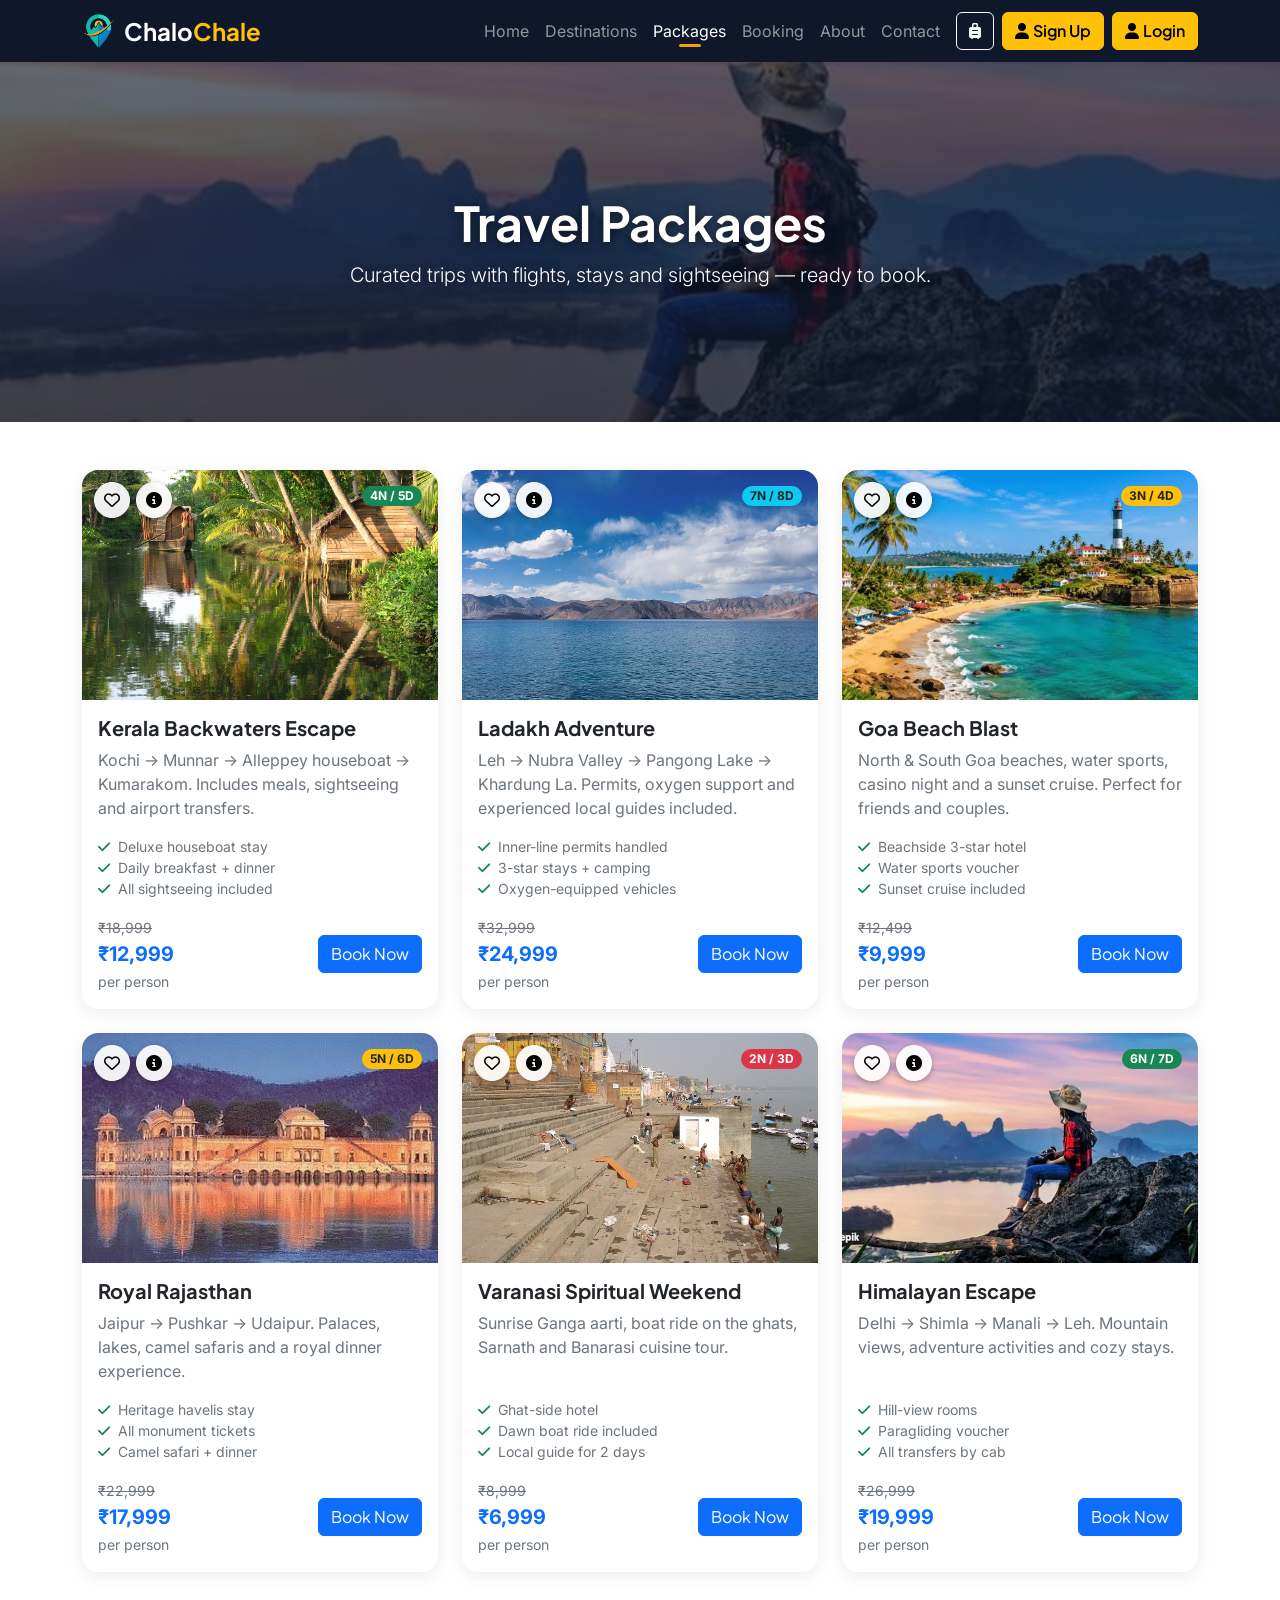
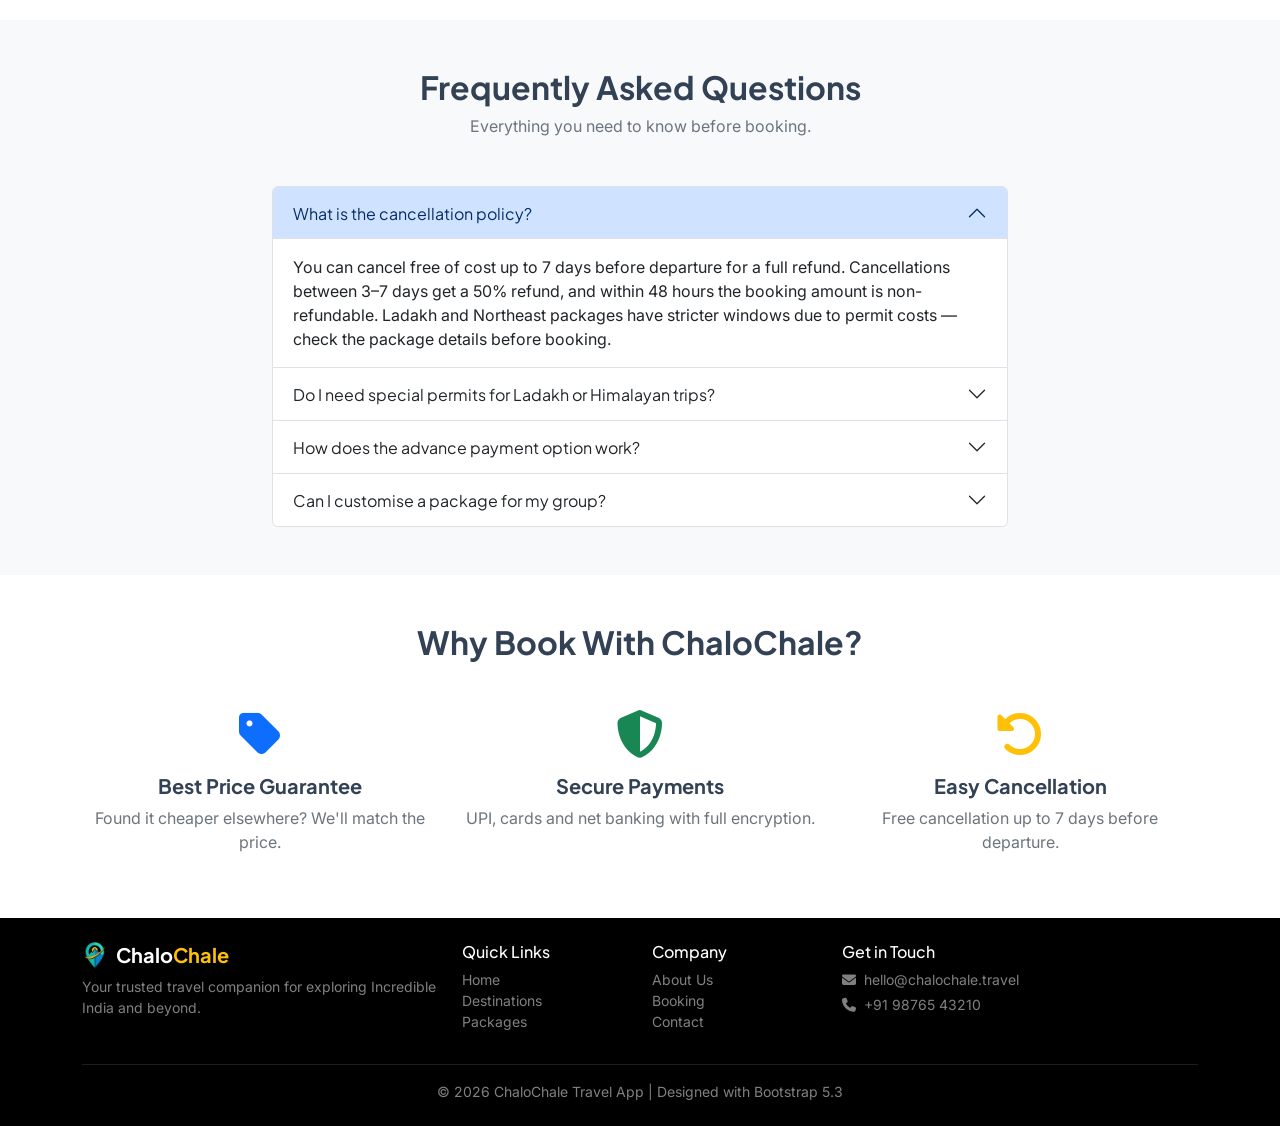
<file: packages.html>
<!DOCTYPE html>
<html lang="en">

<head>
  <meta charset="UTF-8">
  <meta name="viewport" content="width=device-width, initial-scale=1.0">
  <title>Packages | ChaloChale Travel</title>

  <link rel="preconnect" href="https://fonts.googleapis.com">
  <link rel="preconnect" href="https://fonts.gstatic.com" crossorigin>
  <link href="https://fonts.googleapis.com/css2?family=Inter:wght@400;500;600;700&family=Plus+Jakarta+Sans:wght@600;700;800&display=swap" rel="stylesheet">

  <link href="https://cdn.jsdelivr.net/npm/bootstrap@5.3.3/dist/css/bootstrap.min.css" rel="stylesheet"
    integrity="sha384-QWTKZyjpPEjISv5WaRU9OFeRpok6YctnYmDr5pNlyT2bRjXh0JMhjY6hW+ALEwIH" crossorigin="anonymous">
  <link rel="stylesheet" href="https://cdnjs.cloudflare.com/ajax/libs/font-awesome/6.5.2/css/all.min.css"
    integrity="sha512-SnH5WK+bZxgPHs44uWIX+LLJAJ9/2PkPKZ5QiAj6Ta86w+fsb2TkcmfRyVX3pBnMFcV7oQPJkl9QevSCWr3W6A=="
    crossorigin="anonymous" referrerpolicy="no-referrer">
  <link rel="stylesheet" href="./css/style.css">

  <script src="https://cdn.jsdelivr.net/npm/bootstrap@5.3.3/dist/js/bootstrap.bundle.min.js"
    integrity="sha384-YvpcrYf0tY3lHB60NNkmXc5s9fDVZLESaAA55NDzOxhy9GkcIdslK1eN7N6jIeHz"
    crossorigin="anonymous"></script>
</head>

<body>

  <!-- Navbar -->
  <nav class="navbar navbar-expand-lg navbar-dark bg-dark sticky-top shadow-sm">
    <div class="container">
      <a class="navbar-brand fw-bold fs-4 d-flex align-items-center gap-2" href="index.html">
        <img src="./images/chalochale-icon.png" alt="ChaloChale logo" width="34" height="34" class="logo-img"><span>Chalo<span class="text-warning">Chale</span></span>
      </a>
      <button class="navbar-toggler" type="button" data-bs-toggle="collapse" data-bs-target="#navbarNav"
        aria-controls="navbarNav" aria-expanded="false" aria-label="Toggle navigation">
        <span class="navbar-toggler-icon"></span>
      </button>
      <div class="collapse navbar-collapse" id="navbarNav">
        <ul class="navbar-nav ms-auto align-items-lg-center">
          <li class="nav-item"><a class="nav-link" href="index.html">Home</a></li>
          <li class="nav-item"><a class="nav-link" href="destination.html">Destinations</a></li>
          <li class="nav-item"><a class="nav-link active" aria-current="page" href="packages.html">Packages</a></li>
          <li class="nav-item"><a class="nav-link" href="booking.html">Booking</a></li>
          <li class="nav-item"><a class="nav-link" href="about.html">About</a></li>
          <li class="nav-item"><a class="nav-link" href="contact.html">Contact</a></li>
          <li class="nav-item ms-lg-2 mt-2 mt-lg-0 d-flex align-items-center gap-2">
            <button type="button" class="btn btn-outline-light position-relative" id="myTripsBtn" title="My Trips">
              <i class="fa-solid fa-suitcase-rolling"></i>
              <span class="badge rounded-pill bg-warning text-dark position-absolute badge-pill-count" id="tripsBadge" style="display:none">0</span>
            </button>
            <button type="button" class="btn btn-warning fw-semibold" id="signupBtn">
              <i class="fa-solid fa-user me-1"></i><span id="signupBtnText">Sign Up</span>
            </button>
            <button type="button" class="btn btn-warning fw-semibold" id="loginBtn">
              <i class="fa-solid fa-user me-1"></i><span id="loginBtnText">Login</span>
            </button>
          </li>
        </ul>
      </div>
    </div>
  </nav>

  <!-- Page Header -->
  <section class="page-header page-header-packages text-white text-center">
    <div class="container py-5">
      <h1 class="display-5 fw-bold">Travel Packages</h1>
      <p class="lead mb-0">Curated trips with flights, stays and sightseeing — ready to book.</p>
    </div>
  </section>

  <!-- Packages -->
  <section class="py-5">
    <div class="container">
      <div class="row g-4 align-items-stretch">

        <!-- Kerala -->
        <div class="col-12 col-md-6 col-lg-4">
          <div class="card destination-card h-100 position-relative">
            <div class="card-actions">
              <button type="button" class="btn btn-light wishlist-btn" data-key="kerala" title="Save to wishlist" aria-pressed="false"><i class="fa-regular fa-heart"></i></button>
              <button type="button" class="btn btn-light quick-view-btn" data-trip="kerala" title="View details"><i class="fa-solid fa-circle-info"></i></button>
            </div>
            <img src="./images/kerala.jpg" class="card-img-top" alt="Kerala backwaters houseboat package">
            <span class="badge bg-success rounded-pill position-absolute top-0 end-0 m-3">4N / 5D</span>
            <div class="card-body d-flex flex-column">
              <h5 class="card-title fw-bold">Kerala Backwaters Escape</h5>
              <p class="card-text text-secondary flex-grow-1">
                Kochi &rarr; Munnar &rarr; Alleppey houseboat &rarr; Kumarakom.
                Includes meals, sightseeing and airport transfers.
              </p>
              <ul class="list-unstyled small text-secondary mb-3">
                <li><i class="fa-solid fa-check text-success me-2"></i>Deluxe houseboat stay</li>
                <li><i class="fa-solid fa-check text-success me-2"></i>Daily breakfast + dinner</li>
                <li><i class="fa-solid fa-check text-success me-2"></i>All sightseeing included</li>
              </ul>
              <div class="d-flex justify-content-between align-items-center">
                <div>
                  <span class="text-decoration-line-through text-secondary small">&#8377;18,999</span>
                  <div class="fw-bold fs-5 text-primary">&#8377;12,999</div>
                  <small class="text-secondary">per person</small>
                </div>
                <a href="booking.html?dest=kerala&pkg=Deluxe" class="btn btn-primary">Book Now</a>
              </div>
            </div>
          </div>
        </div>

        <!-- Ladakh -->
        <div class="col-12 col-md-6 col-lg-4">
          <div class="card destination-card h-100 position-relative">
            <div class="card-actions">
              <button type="button" class="btn btn-light wishlist-btn" data-key="ladakh" title="Save to wishlist" aria-pressed="false"><i class="fa-regular fa-heart"></i></button>
              <button type="button" class="btn btn-light quick-view-btn" data-trip="ladakh" title="View details"><i class="fa-solid fa-circle-info"></i></button>
            </div>
            <img src="./images/ladakh.jpg" class="card-img-top" alt="Ladakh Pangong Lake package">
            <span class="badge bg-info text-dark rounded-pill position-absolute top-0 end-0 m-3">7N / 8D</span>
            <div class="card-body d-flex flex-column">
              <h5 class="card-title fw-bold">Ladakh Adventure</h5>
              <p class="card-text text-secondary flex-grow-1">
                Leh &rarr; Nubra Valley &rarr; Pangong Lake &rarr; Khardung La.
                Permits, oxygen support and experienced local guides included.
              </p>
              <ul class="list-unstyled small text-secondary mb-3">
                <li><i class="fa-solid fa-check text-success me-2"></i>Inner-line permits handled</li>
                <li><i class="fa-solid fa-check text-success me-2"></i>3-star stays + camping</li>
                <li><i class="fa-solid fa-check text-success me-2"></i>Oxygen-equipped vehicles</li>
              </ul>
              <div class="d-flex justify-content-between align-items-center">
                <div>
                  <span class="text-decoration-line-through text-secondary small">&#8377;32,999</span>
                  <div class="fw-bold fs-5 text-primary">&#8377;24,999</div>
                  <small class="text-secondary">per person</small>
                </div>
                <a href="booking.html?dest=ladakh&pkg=Luxury" class="btn btn-primary">Book Now</a>
              </div>
            </div>
          </div>
        </div>

        <!-- Goa -->
        <div class="col-12 col-md-6 col-lg-4">
          <div class="card destination-card h-100 position-relative">
            <div class="card-actions">
              <button type="button" class="btn btn-light wishlist-btn" data-key="goa" title="Save to wishlist" aria-pressed="false"><i class="fa-regular fa-heart"></i></button>
              <button type="button" class="btn btn-light quick-view-btn" data-trip="goa" title="View details"><i class="fa-solid fa-circle-info"></i></button>
            </div>
            <img src="./images/goa.jpg" class="card-img-top" alt="Goa beach package">
            <span class="badge bg-warning text-dark rounded-pill position-absolute top-0 end-0 m-3">3N / 4D</span>
            <div class="card-body d-flex flex-column">
              <h5 class="card-title fw-bold">Goa Beach Blast</h5>
              <p class="card-text text-secondary flex-grow-1">
                North &amp; South Goa beaches, water sports, casino night and a sunset cruise.
                Perfect for friends and couples.
              </p>
              <ul class="list-unstyled small text-secondary mb-3">
                <li><i class="fa-solid fa-check text-success me-2"></i>Beachside 3-star hotel</li>
                <li><i class="fa-solid fa-check text-success me-2"></i>Water sports voucher</li>
                <li><i class="fa-solid fa-check text-success me-2"></i>Sunset cruise included</li>
              </ul>
              <div class="d-flex justify-content-between align-items-center">
                <div>
                  <span class="text-decoration-line-through text-secondary small">&#8377;12,499</span>
                  <div class="fw-bold fs-5 text-primary">&#8377;9,999</div>
                  <small class="text-secondary">per person</small>
                </div>
                <a href="booking.html?dest=goa&pkg=Standard" class="btn btn-primary">Book Now</a>
              </div>
            </div>
          </div>
        </div>

        <!-- Rajasthan -->
        <div class="col-12 col-md-6 col-lg-4">
          <div class="card destination-card h-100 position-relative">
            <div class="card-actions">
              <button type="button" class="btn btn-light wishlist-btn" data-key="rajasthan" title="Save to wishlist" aria-pressed="false"><i class="fa-regular fa-heart"></i></button>
              <button type="button" class="btn btn-light quick-view-btn" data-trip="rajasthan" title="View details"><i class="fa-solid fa-circle-info"></i></button>
            </div>
            <img src="./images/jaipur.jpg" class="card-img-top" alt="Jaipur palace package">
            <span class="badge bg-warning text-dark rounded-pill position-absolute top-0 end-0 m-3">5N / 6D</span>
            <div class="card-body d-flex flex-column">
              <h5 class="card-title fw-bold">Royal Rajasthan</h5>
              <p class="card-text text-secondary flex-grow-1">
                Jaipur &rarr; Pushkar &rarr; Udaipur. Palaces, lakes, camel safaris
                and a royal dinner experience.
              </p>
              <ul class="list-unstyled small text-secondary mb-3">
                <li><i class="fa-solid fa-check text-success me-2"></i>Heritage havelis stay</li>
                <li><i class="fa-solid fa-check text-success me-2"></i>All monument tickets</li>
                <li><i class="fa-solid fa-check text-success me-2"></i>Camel safari + dinner</li>
              </ul>
              <div class="d-flex justify-content-between align-items-center">
                <div>
                  <span class="text-decoration-line-through text-secondary small">&#8377;22,999</span>
                  <div class="fw-bold fs-5 text-primary">&#8377;17,999</div>
                  <small class="text-secondary">per person</small>
                </div>
                <a href="booking.html?dest=rajasthan&pkg=Deluxe" class="btn btn-primary">Book Now</a>
              </div>
            </div>
          </div>
        </div>

        <!-- Varanasi -->
        <div class="col-12 col-md-6 col-lg-4">
          <div class="card destination-card h-100 position-relative">
            <div class="card-actions">
              <button type="button" class="btn btn-light wishlist-btn" data-key="varanasi" title="Save to wishlist" aria-pressed="false"><i class="fa-regular fa-heart"></i></button>
              <button type="button" class="btn btn-light quick-view-btn" data-trip="varanasi" title="View details"><i class="fa-solid fa-circle-info"></i></button>
            </div>
            <img src="./images/varanasi.jpg" class="card-img-top" alt="Varanasi ghats package">
            <span class="badge bg-danger rounded-pill position-absolute top-0 end-0 m-3">2N / 3D</span>
            <div class="card-body d-flex flex-column">
              <h5 class="card-title fw-bold">Varanasi Spiritual Weekend</h5>
              <p class="card-text text-secondary flex-grow-1">
                Sunrise Ganga aarti, boat ride on the ghats, Sarnath and Banarasi cuisine tour.
              </p>
              <ul class="list-unstyled small text-secondary mb-3">
                <li><i class="fa-solid fa-check text-success me-2"></i>Ghat-side hotel</li>
                <li><i class="fa-solid fa-check text-success me-2"></i>Dawn boat ride included</li>
                <li><i class="fa-solid fa-check text-success me-2"></i>Local guide for 2 days</li>
              </ul>
              <div class="d-flex justify-content-between align-items-center">
                <div>
                  <span class="text-decoration-line-through text-secondary small">&#8377;8,999</span>
                  <div class="fw-bold fs-5 text-primary">&#8377;6,999</div>
                  <small class="text-secondary">per person</small>
                </div>
                <a href="booking.html?dest=varanasi&pkg=Budget" class="btn btn-primary">Book Now</a>
              </div>
            </div>
          </div>
        </div>

        <!-- North India -->
        <div class="col-12 col-md-6 col-lg-4">
          <div class="card destination-card h-100 position-relative">
            <div class="card-actions">
              <button type="button" class="btn btn-light wishlist-btn" data-key="himalayas" title="Save to wishlist" aria-pressed="false"><i class="fa-regular fa-heart"></i></button>
              <button type="button" class="btn btn-light quick-view-btn" data-trip="himalayas" title="View details"><i class="fa-solid fa-circle-info"></i></button>
            </div>
            <img src="./images/mountains.jpg" class="card-img-top" alt="Himalayan mountains package">
            <span class="badge bg-success rounded-pill position-absolute top-0 end-0 m-3">6N / 7D</span>
            <div class="card-body d-flex flex-column">
              <h5 class="card-title fw-bold">Himalayan Escape</h5>
              <p class="card-text text-secondary flex-grow-1">
                Delhi &rarr; Shimla &rarr; Manali &rarr; Leh. Mountain views, adventure
                activities and cozy stays.
              </p>
              <ul class="list-unstyled small text-secondary mb-3">
                <li><i class="fa-solid fa-check text-success me-2"></i>Hill-view rooms</li>
                <li><i class="fa-solid fa-check text-success me-2"></i>Paragliding voucher</li>
                <li><i class="fa-solid fa-check text-success me-2"></i>All transfers by cab</li>
              </ul>
              <div class="d-flex justify-content-between align-items-center">
                <div>
                  <span class="text-decoration-line-through text-secondary small">&#8377;26,999</span>
                  <div class="fw-bold fs-5 text-primary">&#8377;19,999</div>
                  <small class="text-secondary">per person</small>
                </div>
                <a href="booking.html?dest=himalayas&pkg=Deluxe" class="btn btn-primary">Book Now</a>
              </div>
            </div>
          </div>
        </div>

      </div>
    </div>
  </section>

  <!-- FAQ -->
  <section class="py-5 bg-light">
    <div class="container">
      <div class="row justify-content-center">
        <div class="col-lg-8">
          <h2 class="text-center fw-bold mb-2">Frequently Asked Questions</h2>
          <p class="text-center text-secondary mb-5">Everything you need to know before booking.</p>

          <div class="accordion" id="faqAccordion">
            <div class="accordion-item">
              <h3 class="accordion-header">
                <button class="accordion-button" type="button" data-bs-toggle="collapse" data-bs-target="#faq1">
                  What is the cancellation policy?
                </button>
              </h3>
              <div id="faq1" class="accordion-collapse collapse show" data-bs-parent="#faqAccordion">
                <div class="accordion-body">
                  You can cancel free of cost up to 7 days before departure for a full refund.
                  Cancellations between 3–7 days get a 50% refund, and within 48 hours the booking
                  amount is non-refundable. Ladakh and Northeast packages have stricter windows due to
                  permit costs — check the package details before booking.
                </div>
              </div>
            </div>
            <div class="accordion-item">
              <h3 class="accordion-header">
                <button class="accordion-button collapsed" type="button" data-bs-toggle="collapse" data-bs-target="#faq2">
                  Do I need special permits for Ladakh or Himalayan trips?
                </button>
              </h3>
              <div id="faq2" class="accordion-collapse collapse" data-bs-parent="#faqAccordion">
                <div class="accordion-body">
                  Yes. Inner Line Permits (ILP) are required for Ladakh, Sikkim, Arunachal and parts
                  of the Northeast. For restricted areas like Pangong Tso and Nubra Valley, Protected
                  Area Permits (PAP) apply. Good news — our Ladakh and Himalayan packages include all
                  permit processing in the price. Just carry a valid government photo ID.
                </div>
              </div>
            </div>
            <div class="accordion-item">
              <h3 class="accordion-header">
                <button class="accordion-button collapsed" type="button" data-bs-toggle="collapse" data-bs-target="#faq3">
                  How does the advance payment option work?
                </button>
              </h3>
              <div id="faq3" class="accordion-collapse collapse" data-bs-parent="#faqAccordion">
                <div class="accordion-body">
                  Choose "Pay 20% advance" at checkout to block your booking instantly — you pay only
                  20% now and the remaining 80% is due 15 days before departure. Full payment bookings
                  get an automatic 5% discount. All payments are secured with UPI, cards and net banking.
                </div>
              </div>
            </div>
            <div class="accordion-item">
              <h3 class="accordion-header">
                <button class="accordion-button collapsed" type="button" data-bs-toggle="collapse" data-bs-target="#faq4">
                  Can I customise a package for my group?
                </button>
              </h3>
              <div id="faq4" class="accordion-collapse collapse" data-bs-parent="#faqAccordion">
                <div class="accordion-body">
                  Absolutely. Groups of 6+ get custom itineraries, dedicated vehicles and group
                  discounts up to 15%. Select "Custom Trip" on the booking page or contact our team —
                  we'll build something tailored to your dates and budget.
                </div>
              </div>
            </div>
          </div>
        </div>
      </div>
    </div>
  </section>

  <!-- Why Book With Us -->
  <section class="py-5">
    <div class="container">
      <h2 class="text-center fw-bold mb-5">Why Book With ChaloChale?</h2>
      <div class="row g-4 text-center">
        <div class="col-12 col-md-4">
          <i class="fa-solid fa-tag fa-3x text-primary mb-3"></i>
          <h5 class="fw-bold">Best Price Guarantee</h5>
          <p class="text-secondary">Found it cheaper elsewhere? We'll match the price.</p>
        </div>
        <div class="col-12 col-md-4">
          <i class="fa-solid fa-shield-halved fa-3x text-success mb-3"></i>
          <h5 class="fw-bold">Secure Payments</h5>
          <p class="text-secondary">UPI, cards and net banking with full encryption.</p>
        </div>
        <div class="col-12 col-md-4">
          <i class="fa-solid fa-rotate-left fa-3x text-warning mb-3"></i>
          <h5 class="fw-bold">Easy Cancellation</h5>
          <p class="text-secondary">Free cancellation up to 7 days before departure.</p>
        </div>
      </div>
    </div>
  </section>

  <!-- Footer -->
  <footer class="bg-black text-white-50">
    <div class="container py-4">
      <div class="row g-4">
        <div class="col-12 col-md-4">
          <h5 class="text-white fw-bold d-flex align-items-center gap-2"><img src="./images/chalochale-icon.png" alt="ChaloChale logo" width="26" height="26" class="logo-img"><span>Chalo<span class="text-warning">Chale</span></span></h5>
          <p class="small">Your trusted travel companion for exploring Incredible India and beyond.</p>
        </div>
        <div class="col-6 col-md-2">
          <h6 class="text-white">Quick Links</h6>
          <ul class="list-unstyled small">
            <li><a href="index.html" class="text-white-50 text-decoration-none">Home</a></li>
            <li><a href="destination.html" class="text-white-50 text-decoration-none">Destinations</a></li>
            <li><a href="packages.html" class="text-white-50 text-decoration-none">Packages</a></li>
          </ul>
        </div>
        <div class="col-6 col-md-2">
          <h6 class="text-white">Company</h6>
          <ul class="list-unstyled small">
            <li><a href="about.html" class="text-white-50 text-decoration-none">About Us</a></li>
            <li><a href="booking.html" class="text-white-50 text-decoration-none">Booking</a></li>
            <li><a href="contact.html" class="text-white-50 text-decoration-none">Contact</a></li>
          </ul>
        </div>
        <div class="col-12 col-md-4">
          <h6 class="text-white">Get in Touch</h6>
          <p class="small mb-1"><i class="fa-solid fa-envelope me-2"></i>hello@chalochale.travel</p>
          <p class="small mb-1"><i class="fa-solid fa-phone me-2"></i>+91 98765 43210</p>
        </div>
      </div>
      <hr class="border-secondary my-3">
      <p class="text-center small mb-0">&copy; 2026 ChaloChale Travel App | Designed with Bootstrap 5.3</p>
    </div>
  </footer>

  <script src="./js/script.js"></script>
</body>

</html>
</file>
<file: css/style.css>
/* ===== ChaloChale Travel App ===== */
/* Palette: Deep Navy #0f172a | Warm Saffron #f59e0b | Teal #0d9488 | Light Slate #f8fafc */

:root {
  --cc-navy: #0f172a;
  --cc-saffron: #f59e0b;
  --cc-teal: #0d9488;
  --cc-slate: #f8fafc;
  --cc-slate-200: #e2e8f0;
  --cc-text: #334155;
}

body {
  font-family: "Inter", system-ui, -apple-system, sans-serif;
  color: var(--cc-text);
  background-color: #fff;
}

h1, h2, h3, h4, h5, h6,
.navbar-brand, .btn {
  font-family: "Plus Jakarta Sans", "Inter", sans-serif;
}

::selection {
  background: var(--cc-saffron);
  color: var(--cc-navy);
}

/* ===== Navbar ===== */
.navbar {
  background-color: var(--cc-navy) !important;
}

.navbar .nav-link {
  position: relative;
  transition: color 0.2s ease;
}

.navbar .nav-link:hover {
  color: var(--cc-saffron);
}

/* Active link underline indicator (desktop) */
@media (min-width: 992px) {
  .navbar .nav-link.active::after {
    content: "";
    position: absolute;
    left: 50%;
    bottom: 4px;
    transform: translateX(-50%);
    width: 22px;
    height: 3px;
    border-radius: 2px;
    background: var(--cc-saffron);
  }
}

/* ===== Hero / page headers ===== */
.hero-wrap {
  position: relative;
}

.hero-wrap .carousel-item {
  position: relative;
}

.hero-wrap .carousel-item::after {
  content: "";
  position: absolute;
  inset: 0;
  background: linear-gradient(
    to bottom,
    rgba(15, 23, 42, 0.55) 0%,
    rgba(15, 23, 42, 0.72) 100%
  );
  pointer-events: none;
}

.hero-wrap .carousel-item img {
  height: 600px;
  object-fit: cover;
}

.hero-overlay {
  position: absolute;
  inset: 0;
  z-index: 5;
  display: flex;
  align-items: center;
  justify-content: center;
  pointer-events: none;
}

.hero-overlay .container {
  pointer-events: auto;
}

.hero-overlay h1,
.hero-overlay .lead {
  text-shadow: 0 2px 12px rgba(0, 0, 0, 0.7);
}

.hero-wrap .carousel-control-prev,
.hero-wrap .carousel-control-next,
.hero-wrap .carousel-indicators {
  z-index: 6;
}

/* Shared page headers — varied backgrounds per page */
.page-header {
  min-height: 40vh;
  display: flex;
  align-items: center;
  color: #fff;
  background-size: cover;
  background-position: center;
}

.page-header h1,
.page-header p {
  text-shadow: 0 2px 10px rgba(0, 0, 0, 0.55);
}

.page-header-packages {
  background: linear-gradient(rgba(15, 23, 42, 0.65), rgba(15, 23, 42, 0.8)),
    url("../images/mountains.jpg") center/cover no-repeat;
}

.page-header-booking {
  background: linear-gradient(rgba(13, 148, 136, 0.55), rgba(15, 23, 42, 0.75)),
    url("../images/kerala.jpg") center/cover no-repeat;
}

.page-header-about {
  background: linear-gradient(rgba(245, 158, 11, 0.45), rgba(15, 23, 42, 0.75)),
    url("../images/jaipur.jpg") center/cover no-repeat;
}

.page-header-contact {
  background: linear-gradient(rgba(13, 148, 136, 0.5), rgba(15, 23, 42, 0.78)),
    url("../images/goa.jpg") center/cover no-repeat;
}

/* Destination page hero */
.destination-hero {
  background: linear-gradient(rgba(15, 23, 42, 0.6), rgba(15, 23, 42, 0.78)),
    url("../images/ladakh.jpg") center/cover no-repeat;
  min-height: 45vh;
  display: flex;
  align-items: center;
}

/* ===== Cards ===== */
.destination-card {
  overflow: hidden;
  border: none;
  border-radius: 1rem;
  box-shadow: 0 0.25rem 1rem rgba(15, 23, 42, 0.08);
  transition: transform 0.3s ease, box-shadow 0.3s ease;
}

.destination-card:hover {
  transform: translateY(-8px);
  box-shadow: 0 0.75rem 1.75rem rgba(15, 23, 42, 0.16);
}

.destination-card .card-img-top {
  height: 230px;
  object-fit: cover;
  transition: transform 0.35s ease;
}

.destination-card:hover .card-img-top {
  transform: scale(1.05);
}

/* Card action buttons overlay */
.card-actions {
  position: absolute;
  top: 0.75rem;
  left: 0.75rem;
  z-index: 2;
  display: flex;
  gap: 0.4rem;
}

.card-actions .btn {
  width: 36px;
  height: 36px;
  border-radius: 50%;
  display: inline-flex;
  align-items: center;
  justify-content: center;
  padding: 0;
  background: rgba(255, 255, 255, 0.92);
  backdrop-filter: blur(4px);
  box-shadow: 0 2px 6px rgba(0, 0, 0, 0.28);
}

.card-actions .wishlist-btn.active {
  background: var(--cc-saffron);
  border-color: var(--cc-saffron);
  color: var(--cc-navy);
}

/* ===== Feature icons / avatars ===== */
.feature-icon {
  width: 80px;
  height: 80px;
  border-radius: 50%;
  background: #fff;
  display: flex;
  align-items: center;
  justify-content: center;
  font-size: 2rem;
  box-shadow: 0 0.25rem 0.75rem rgba(0, 0, 0, 0.1);
}

.avatar-circle {
  width: 48px;
  height: 48px;
  border-radius: 50%;
  display: flex;
  align-items: center;
  justify-content: center;
  font-weight: 700;
  flex-shrink: 0;
}

/* ===== Booking ===== */
.booking-steps .step-title {
  font-size: 1.1rem;
}

.booking-steps .step-num {
  width: 34px;
  height: 34px;
  border-radius: 50%;
  background: var(--cc-teal);
  color: #fff;
  display: inline-flex;
  align-items: center;
  justify-content: center;
  font-weight: 700;
  margin-right: 0.5rem;
  flex-shrink: 0;
}

/* ===== Back to top ===== */
.back-to-top {
  position: fixed;
  bottom: 1.5rem;
  right: 1.5rem;
  width: 46px;
  height: 46px;
  border-radius: 50%;
  border: none;
  background: var(--cc-navy);
  color: var(--cc-saffron);
  font-size: 1.1rem;
  box-shadow: 0 4px 12px rgba(15, 23, 42, 0.35);
  opacity: 0;
  visibility: hidden;
  transition: opacity 0.3s ease, visibility 0.3s ease, transform 0.3s ease;
  transform: translateY(10px);
  z-index: 1040;
}

.back-to-top.show {
  opacity: 1;
  visibility: visible;
  transform: translateY(0);
}

.back-to-top:hover {
  background: var(--cc-saffron);
  color: var(--cc-navy);
}

/* ===== Misc ===== */
.map-embed {
  border: 0;
  width: 100%;
  height: 320px;
  border-radius: 1rem;
}

.quick-view-img {
  width: 100%;
  height: 220px;
  object-fit: cover;
  border-radius: 0.75rem;
}

.itinerary-day {
  border-left: 3px solid var(--cc-saffron);
  padding-left: 1rem;
  margin-bottom: 0.75rem;
}

@media (max-width: 767.98px) {
  .hero-wrap .carousel-item img {
    height: 260px;
  }

  .hero-overlay {
    position: static;
    padding-top: 1.5rem;
    padding-bottom: 1.5rem;
    background: var(--cc-navy);
  }
}

@media (max-width: 575.98px) {
  .destination-hero {
    min-height: 38vh;
  }

  .page-header {
    min-height: 32vh;
  }

  .destination-card .card-img-top {
    height: 200px;
  }
}

@media (prefers-reduced-motion: reduce) {
  .destination-card,
  .destination-card .card-img-top,
  .back-to-top {
    transition: none;
  }
}

/* Home page popular destination cards (keep legacy heights working) */
.card img[height] {
  object-fit: cover;
  width: 100%;
}

/* Auth modal tabs */
.auth-tabs .nav-link.active {
  color: var(--cc-navy);
  font-weight: 600;
}

.offcanvas-trip-item {
  border-bottom: 1px solid var(--cc-slate-200);
  padding: 0.75rem 0;
}

.badge-pill-count {
  position: absolute;
  top: -6px;
  right: -6px;
  font-size: 0.65rem;
}

/* Logo image */
.logo-img {
  vertical-align: middle;
  object-fit: contain;
}
</file>
